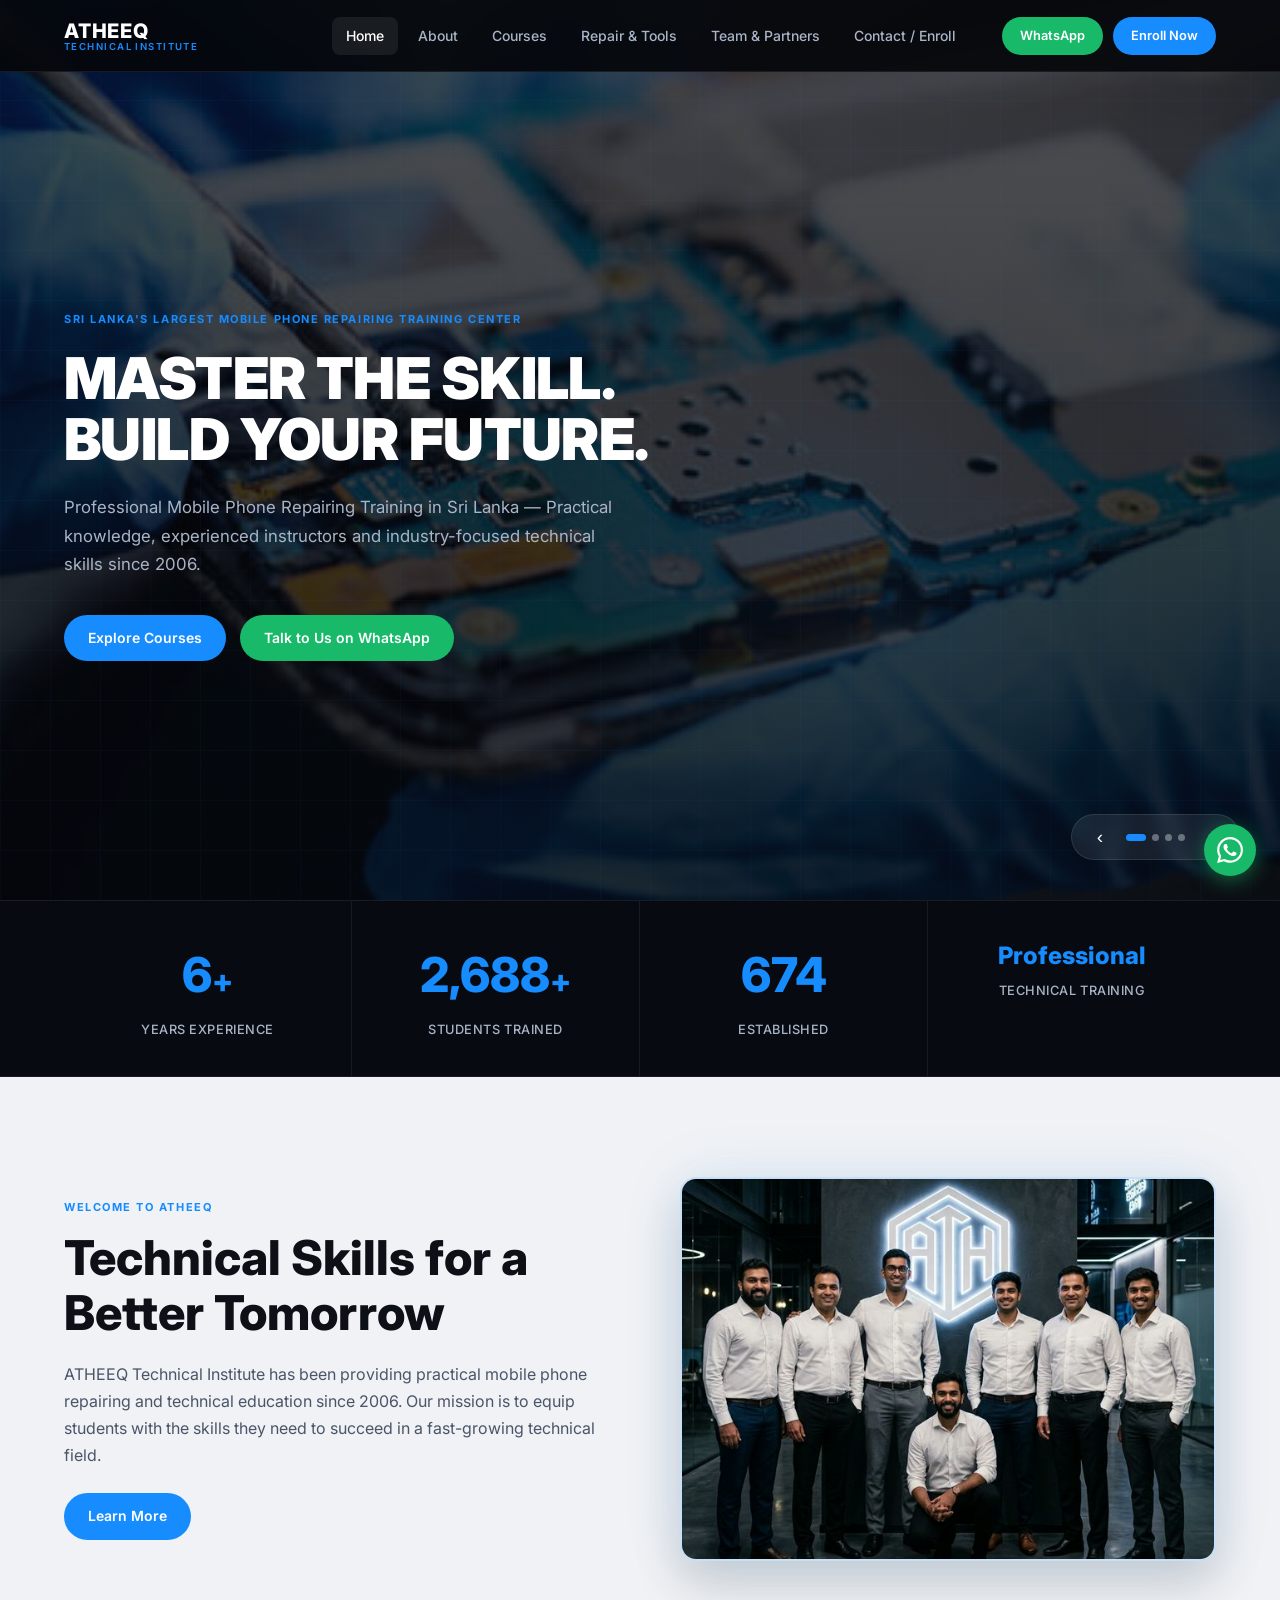
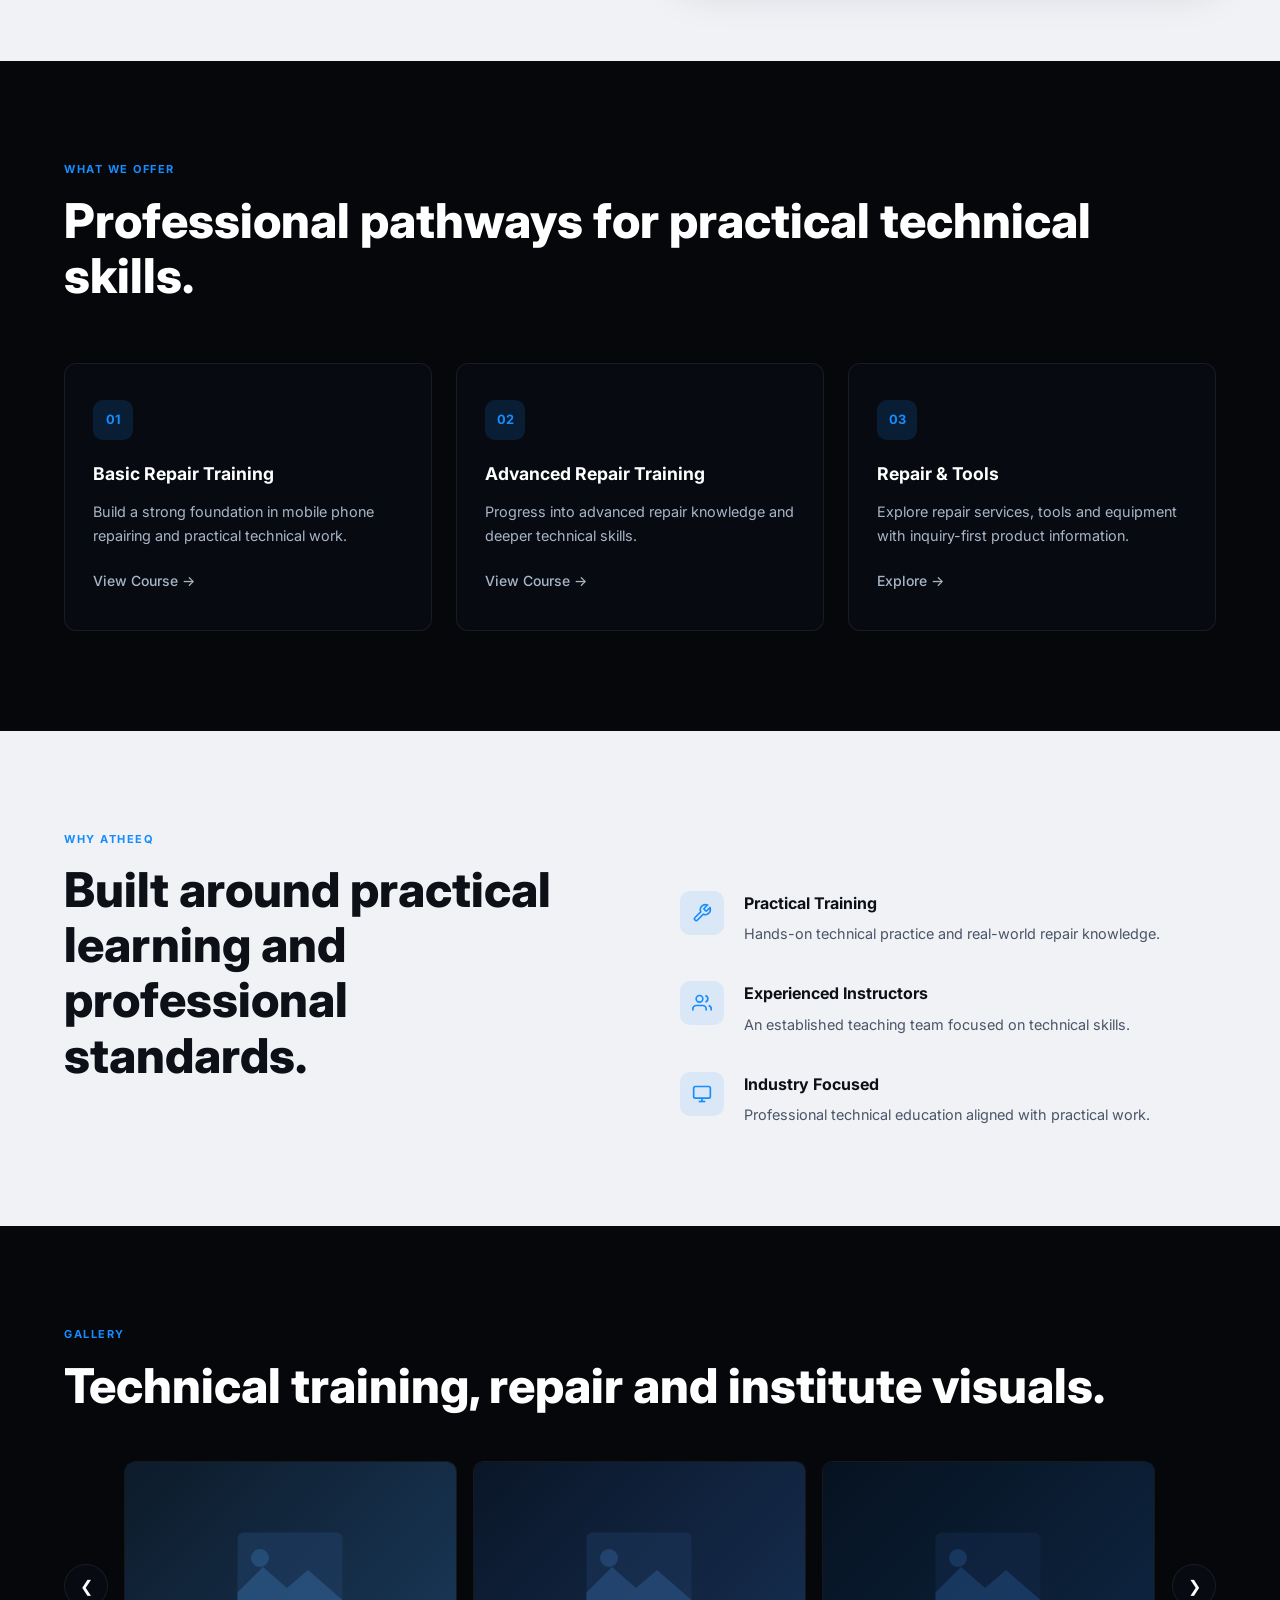
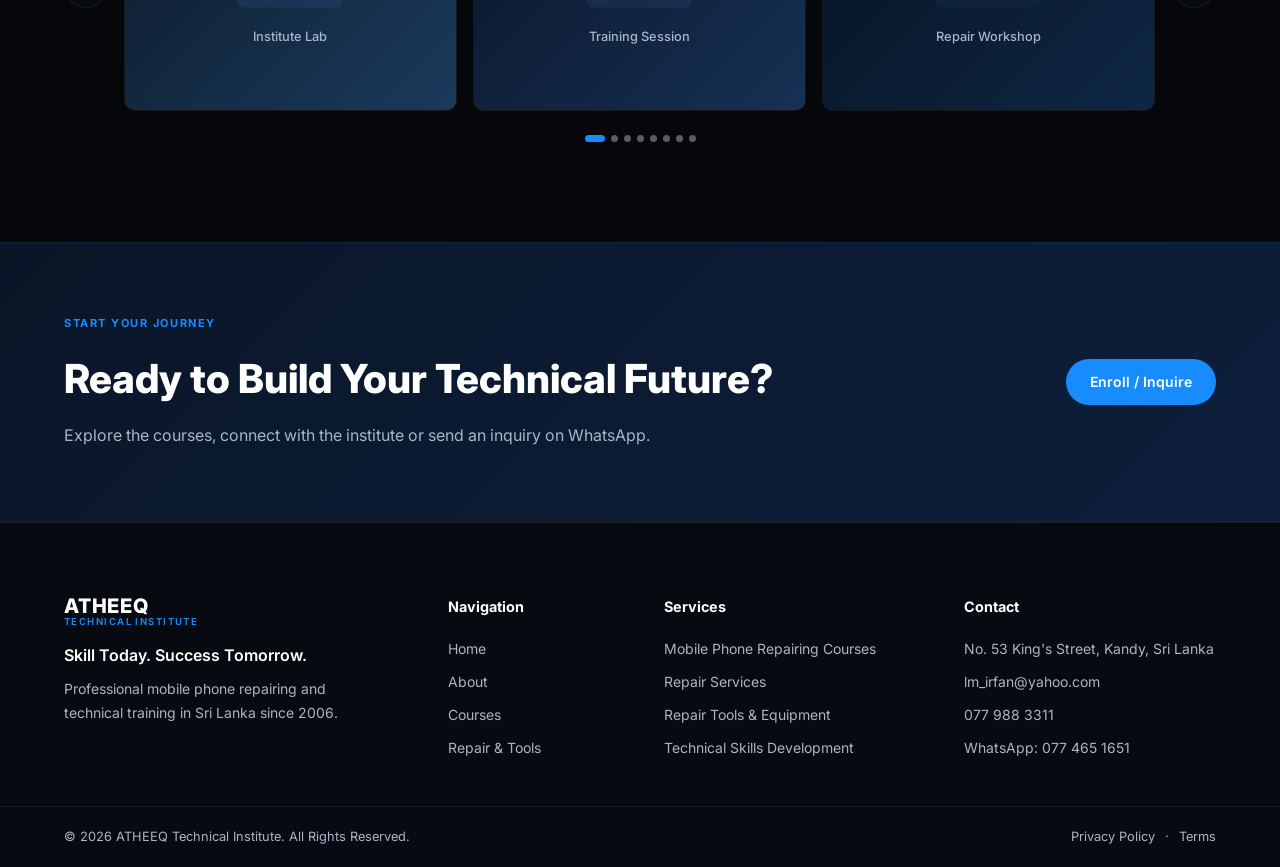
<file: index.html>
<!DOCTYPE html>
<html lang="en">

<head>
  <meta charset="UTF-8" />
  <meta name="viewport" content="width=device-width, initial-scale=1.0" />
  <title>ATHEEQ Technical Institute | Mobile Phone Repairing Courses in Sri Lanka</title>
  <meta name="description"
    content="ATHEEQ Technical Institute – Sri Lanka's largest mobile phone repairing training center. Professional courses, experienced instructors, industry-focused skills since 2006." />
  <link rel="preconnect" href="https://fonts.googleapis.com" />
  <link rel="preconnect" href="https://fonts.gstatic.com" crossorigin />
  <link href="https://fonts.googleapis.com/css2?family=Inter:wght@300;400;500;600;700;800;900&display=swap"
    rel="stylesheet" />
  <link rel="stylesheet" href="css/style.css" />
</head>

<body>

  <!-- Floating WhatsApp Button -->
  <a href="https://wa.me/94779883311" target="_blank" class="whatsapp-float" id="whatsapp-float"
    aria-label="Chat on WhatsApp">
    <svg viewBox="0 0 24 24" fill="currentColor">
      <path
        d="M17.472 14.382c-.297-.149-1.758-.867-2.03-.967-.273-.099-.471-.148-.67.15-.197.297-.767.966-.94 1.164-.173.199-.347.223-.644.075-.297-.15-1.255-.463-2.39-1.475-.883-.788-1.48-1.761-1.653-2.059-.173-.297-.018-.458.13-.606.134-.133.298-.347.446-.52.149-.174.198-.298.298-.497.099-.198.05-.371-.025-.52-.075-.149-.669-1.612-.916-2.207-.242-.579-.487-.5-.669-.51-.173-.008-.371-.01-.57-.01-.198 0-.52.074-.792.372-.272.297-1.04 1.016-1.04 2.479 0 1.462 1.065 2.875 1.213 3.074.149.198 2.096 3.2 5.077 4.487.709.306 1.262.489 1.694.625.712.227 1.36.195 1.871.118.571-.085 1.758-.719 2.006-1.413.248-.694.248-1.289.173-1.413-.074-.124-.272-.198-.57-.347m-5.421 7.403h-.004a9.87 9.87 0 01-5.031-1.378l-.361-.214-3.741.982.998-3.648-.235-.374a9.86 9.86 0 01-1.51-5.26c.001-5.45 4.436-9.884 9.888-9.884 2.64 0 5.122 1.03 6.988 2.898a9.825 9.825 0 012.893 6.994c-.003 5.45-4.437 9.884-9.885 9.884m8.413-18.297A11.815 11.815 0 0012.05 0C5.495 0 .16 5.335.157 11.892c0 2.096.547 4.142 1.588 5.945L.057 24l6.305-1.654a11.882 11.882 0 005.683 1.448h.005c6.554 0 11.89-5.335 11.893-11.893a11.821 11.821 0 00-3.48-8.413Z" />
    </svg>
  </a>

  <!-- Header / Navbar -->
  <header class="navbar" id="navbar">
    <div class="container navbar-inner">
      <a href="index.html" class="logo">
        <span class="logo-main">ATHEEQ</span>
        <span class="logo-sub">TECHNICAL INSTITUTE</span>
      </a>
      <nav class="nav-links" id="nav-links">
        <a href="index.html" class="nav-link active">Home</a>
        <a href="about.html" class="nav-link">About</a>
        <a href="courses.html" class="nav-link">Courses</a>
        <a href="repair-tools.html" class="nav-link">Repair &amp; Tools</a>
        <a href="team-partners.html" class="nav-link">Team &amp; Partners</a>
        <a href="contact.html" class="nav-link">Contact / Enroll</a>
      </nav>
      <div class="nav-ctas">
        <a href="https://wa.me/94779883311" target="_blank" class="btn btn-whatsapp">WhatsApp</a>
        <a href="contact.html" class="btn btn-primary">Enroll Now</a>
      </div>
      <button class="hamburger" id="hamburger" aria-label="Toggle menu">
        <span></span><span></span><span></span>
      </button>
    </div>
  </header>

  <!-- Hero Section -->
  <section class="hero" id="hero">
    <div class="hero-slider" id="hero-slider">
      <div class="hero-slide active"
        style="background-image: linear-gradient(rgba(5, 7, 11, 0.7), rgba(5, 7, 11, 0.85)), url('assets/1.jpg');">
      </div>
      <div class="hero-slide"
        style="background-image: linear-gradient(rgba(5, 7, 11, 0.7), rgba(5, 7, 11, 0.85)), url('assets/2.jpg');">
      </div>
      <div class="hero-slide"
        style="background-image: linear-gradient(rgba(5, 7, 11, 0.7), rgba(5, 7, 11, 0.85)), url('assets/3.jpg');">
      </div>
      <div class="hero-slide"
        style="background-image: linear-gradient(rgba(5, 7, 11, 0.7), rgba(5, 7, 11, 0.85)), url('assets/4.jpg');">
      </div>
    </div>
    <div class="hero-grid-overlay"></div>
    <div class="hero-glow"></div>
    <div class="container">
      <div class="hero-content reveal">
        <p class="hero-eyebrow">SRI LANKA'S LARGEST MOBILE PHONE REPAIRING TRAINING CENTER</p>
        <h1 class="hero-title">
          MASTER THE SKILL.<br>
          BUILD YOUR FUTURE.
        </h1>
        <p class="hero-desc">Professional Mobile Phone Repairing Training in Sri Lanka — Practical knowledge,
          experienced
          instructors and industry-focused technical skills since 2006.</p>
        <div class="hero-btns">
          <a href="courses.html" class="btn btn-primary">Explore Courses</a>
          <a href="https://wa.me/94779883311" target="_blank" class="btn btn-whatsapp">Talk to Us on WhatsApp</a>
        </div>
      </div>
    </div>
    <div class="hero-nav">
      <button class="hero-prev" id="hero-prev" aria-label="Previous slide">&#8249;</button>
      <div class="hero-dots" id="hero-dots">
        <span class="dot active"></span>
        <span class="dot"></span>
        <span class="dot"></span>
        <span class="dot"></span>
      </div>
      <button class="hero-next" id="hero-next" aria-label="Next slide">&#8250;</button>
    </div>
  </section>

  <!-- Stats Section -->
  <section class="stats-section">
    <div class="container stats-grid">
      <div class="stat-item reveal">
        <span class="stat-number" data-target="20">0</span><span class="stat-plus">+</span>
        <p class="stat-label">Years Experience</p>
      </div>
      <div class="stat-item reveal">
        <span class="stat-number" data-target="8000">0</span><span class="stat-plus">+</span>
        <p class="stat-label">Students Trained</p>
      </div>
      <div class="stat-item reveal">
        <span class="stat-number" data-target="2006">0</span>
        <p class="stat-label">Established</p>
      </div>
      <div class="stat-item reveal">
        <span class="stat-text">Professional</span>
        <p class="stat-label">Technical Training</p>
      </div>
    </div>
  </section>

  <!-- About / Welcome Section -->
  <section class="about-section light-section">
    <div class="container about-grid">
      <div class="about-text reveal">
        <p class="section-kicker">WELCOME TO ATHEEQ</p>
        <h2 class="section-heading dark">Technical Skills for a Better Tomorrow</h2>
        <p class="section-desc dark">ATHEEQ Technical Institute has been providing practical mobile phone repairing and
          technical education since 2006. Our mission is to equip students with the skills they need to succeed in a
          fast-growing technical field.</p>
        <a href="about.html" class="btn btn-primary mt-24">Learn More</a>
      </div>
      <div class="about-image reveal">
        <div class="about-img-card">
          <img src="assets/team.jpg" alt="ATHEEQ Technical Institute Team" />
        </div>
      </div>
    </div>
  </section>

  <!-- Courses / Services Section -->
  <section class="courses-section dark-section">
    <div class="container">
      <p class="section-kicker">WHAT WE OFFER</p>
      <h2 class="section-heading">Professional pathways for practical technical skills.</h2>
      <div class="courses-grid">
        <div class="course-card reveal">
          <div class="course-num">01</div>
          <h3 class="course-title">Basic Repair Training</h3>
          <p class="course-desc">Build a strong foundation in mobile phone repairing and practical technical work.</p>
          <a href="courses.html" class="course-link">View Course &rarr;</a>
        </div>
        <div class="course-card reveal">
          <div class="course-num">02</div>
          <h3 class="course-title">Advanced Repair Training</h3>
          <p class="course-desc">Progress into advanced repair knowledge and deeper technical skills.</p>
          <a href="courses.html" class="course-link">View Course &rarr;</a>
        </div>
        <div class="course-card reveal">
          <div class="course-num">03</div>
          <h3 class="course-title">Repair &amp; Tools</h3>
          <p class="course-desc">Explore repair services, tools and equipment with inquiry-first product information.
          </p>
          <a href="repair-tools.html" class="course-link">Explore &rarr;</a>
        </div>
      </div>
    </div>
  </section>

  <!-- Why ATHEEQ Section -->
  <section class="why-section light-section">
    <div class="container why-grid">
      <div class="why-heading reveal">
        <p class="section-kicker">WHY ATHEEQ</p>
        <h2 class="section-heading dark">Built around practical learning and professional standards.</h2>
      </div>
      <div class="why-features">
        <div class="why-feature reveal">
          <div class="why-icon">
            <svg viewBox="0 0 24 24" fill="none" stroke="currentColor" stroke-width="2">
              <path
                d="M14.7 6.3a1 1 0 0 0 0 1.4l1.6 1.6a1 1 0 0 0 1.4 0l3.77-3.77a6 6 0 0 1-7.94 7.94l-6.91 6.91a2.12 2.12 0 0 1-3-3l6.91-6.91a6 6 0 0 1 7.94-7.94l-3.76 3.76z" />
            </svg>
          </div>
          <div>
            <h4 class="why-title">Practical Training</h4>
            <p class="why-desc">Hands-on technical practice and real-world repair knowledge.</p>
          </div>
        </div>
        <div class="why-feature reveal">
          <div class="why-icon">
            <svg viewBox="0 0 24 24" fill="none" stroke="currentColor" stroke-width="2">
              <path d="M17 21v-2a4 4 0 0 0-4-4H5a4 4 0 0 0-4 4v2" />
              <circle cx="9" cy="7" r="4" />
              <path d="M23 21v-2a4 4 0 0 0-3-3.87" />
              <path d="M16 3.13a4 4 0 0 1 0 7.75" />
            </svg>
          </div>
          <div>
            <h4 class="why-title">Experienced Instructors</h4>
            <p class="why-desc">An established teaching team focused on technical skills.</p>
          </div>
        </div>
        <div class="why-feature reveal">
          <div class="why-icon">
            <svg viewBox="0 0 24 24" fill="none" stroke="currentColor" stroke-width="2">
              <rect x="2" y="3" width="20" height="14" rx="2" />
              <line x1="8" y1="21" x2="16" y2="21" />
              <line x1="12" y1="17" x2="12" y2="21" />
            </svg>
          </div>
          <div>
            <h4 class="why-title">Industry Focused</h4>
            <p class="why-desc">Professional technical education aligned with practical work.</p>
          </div>
        </div>
      </div>
    </div>
  </section>

  <!-- Gallery Section -->
  <section class="gallery-section dark-section">
    <div class="container">
      <p class="section-kicker">GALLERY</p>
      <h2 class="section-heading">Technical training, repair and institute visuals.</h2>
      <div class="gallery-wrapper">
        <button class="gallery-prev" id="gallery-prev" aria-label="Previous">&#10094;</button>
        <div class="gallery-track-outer">
          <div class="gallery-track" id="gallery-track">
            <div class="gallery-item reveal" onclick="openLightbox(0)">
              <div class="gallery-placeholder" style="background: linear-gradient(135deg, #0d1b2a, #1a3a5c);">
                <svg viewBox="0 0 80 60" fill="none">
                  <rect x="5" y="5" width="70" height="50" rx="4" fill="#1e3a5f" />
                  <circle cx="20" cy="22" r="6" fill="#2e5d8e" />
                  <path d="M5 45 L22 28 L38 42 L52 30 L75 50 H5Z" fill="#2e5d8e" />
                </svg>
                <span>Institute Lab</span>
              </div>
            </div>
            <div class="gallery-item reveal" onclick="openLightbox(1)">
              <div class="gallery-placeholder" style="background: linear-gradient(135deg, #0a1628, #173054);">
                <svg viewBox="0 0 80 60" fill="none">
                  <rect x="5" y="5" width="70" height="50" rx="4" fill="#1a3254" />
                  <circle cx="20" cy="22" r="6" fill="#2a5284" />
                  <path d="M5 45 L22 28 L38 42 L52 30 L75 50 H5Z" fill="#2a5284" />
                </svg>
                <span>Training Session</span>
              </div>
            </div>
            <div class="gallery-item reveal" onclick="openLightbox(2)">
              <div class="gallery-placeholder" style="background: linear-gradient(135deg, #061220, #0f2744);">
                <svg viewBox="0 0 80 60" fill="none">
                  <rect x="5" y="5" width="70" height="50" rx="4" fill="#122644" />
                  <circle cx="20" cy="22" r="6" fill="#1e4474" />
                  <path d="M5 45 L22 28 L38 42 L52 30 L75 50 H5Z" fill="#1e4474" />
                </svg>
                <span>Repair Workshop</span>
              </div>
            </div>
            <div class="gallery-item reveal" onclick="openLightbox(3)">
              <div class="gallery-placeholder" style="background: linear-gradient(135deg, #0d1b2a, #1a3a5c);">
                <svg viewBox="0 0 80 60" fill="none">
                  <rect x="5" y="5" width="70" height="50" rx="4" fill="#1e3a5f" />
                  <circle cx="20" cy="22" r="6" fill="#2e5d8e" />
                  <path d="M5 45 L22 28 L38 42 L52 30 L75 50 H5Z" fill="#2e5d8e" />
                </svg>
                <span>Student Projects</span>
              </div>
            </div>
            <div class="gallery-item reveal" onclick="openLightbox(4)">
              <div class="gallery-placeholder" style="background: linear-gradient(135deg, #0a1628, #173054);">
                <svg viewBox="0 0 80 60" fill="none">
                  <rect x="5" y="5" width="70" height="50" rx="4" fill="#1a3254" />
                  <circle cx="20" cy="22" r="6" fill="#2a5284" />
                  <path d="M5 45 L22 28 L38 42 L52 30 L75 50 H5Z" fill="#2a5284" />
                </svg>
                <span>Equipment &amp; Tools</span>
              </div>
            </div>
            <div class="gallery-item reveal" onclick="openLightbox(5)">
              <div class="gallery-placeholder" style="background: linear-gradient(135deg, #061220, #0f2744);">
                <svg viewBox="0 0 80 60" fill="none">
                  <rect x="5" y="5" width="70" height="50" rx="4" fill="#122644" />
                  <circle cx="20" cy="22" r="6" fill="#1e4474" />
                  <path d="M5 45 L22 28 L38 42 L52 30 L75 50 H5Z" fill="#1e4474" />
                </svg>
                <span>Certification</span>
              </div>
            </div>
            <div class="gallery-item reveal" onclick="openLightbox(6)">
              <div class="gallery-placeholder" style="background: linear-gradient(135deg, #0d1b2a, #1a3a5c);">
                <svg viewBox="0 0 80 60" fill="none">
                  <rect x="5" y="5" width="70" height="50" rx="4" fill="#1e3a5f" />
                  <circle cx="20" cy="22" r="6" fill="#2e5d8e" />
                  <path d="M5 45 L22 28 L38 42 L52 30 L75 50 H5Z" fill="#2e5d8e" />
                </svg>
                <span>Institute Exterior</span>
              </div>
            </div>
            <div class="gallery-item reveal" onclick="openLightbox(7)">
              <div class="gallery-placeholder" style="background: linear-gradient(135deg, #0a1628, #173054);">
                <svg viewBox="0 0 80 60" fill="none">
                  <rect x="5" y="5" width="70" height="50" rx="4" fill="#1a3254" />
                  <circle cx="20" cy="22" r="6" fill="#2a5284" />
                  <path d="M5 45 L22 28 L38 42 L52 30 L75 50 H5Z" fill="#2a5284" />
                </svg>
                <span>Graduation Day</span>
              </div>
            </div>
          </div>
        </div>
        <button class="gallery-next" id="gallery-next" aria-label="Next">&#10095;</button>
      </div>
      <div class="gallery-dots" id="gallery-dots">
        <span class="dot active"></span>
        <span class="dot"></span>
        <span class="dot"></span>
        <span class="dot"></span>
        <span class="dot"></span>
        <span class="dot"></span>
        <span class="dot"></span>
        <span class="dot"></span>
      </div>
    </div>
  </section>

  <!-- Lightbox -->
  <div class="lightbox" id="lightbox" onclick="closeLightbox()">
    <button class="lightbox-close" onclick="closeLightbox()" aria-label="Close">&times;</button>
    <div class="lightbox-content" id="lightbox-content" onclick="event.stopPropagation()"></div>
  </div>

  <!-- CTA Banner -->
  <section class="cta-section">
    <div class="container cta-inner reveal">
      <div class="cta-text">
        <p class="section-kicker">START YOUR JOURNEY</p>
        <h2 class="cta-heading">Ready to Build Your Technical Future?</h2>
        <p class="cta-desc">Explore the courses, connect with the institute or send an inquiry on WhatsApp.</p>
      </div>
      <a href="contact.html" class="btn btn-primary">Enroll / Inquire</a>
    </div>
  </section>

  <!-- Footer -->
  <footer class="footer">
    <div class="container footer-grid">
      <div class="footer-brand">
        <div class="logo">
          <span class="logo-main">ATHEEQ</span>
          <span class="logo-sub">TECHNICAL INSTITUTE</span>
        </div>
        <p class="footer-tagline">Skill Today. Success Tomorrow.</p>
        <p class="footer-about">Professional mobile phone repairing and technical training in Sri Lanka since 2006.</p>
      </div>
      <div class="footer-col">
        <h4 class="footer-col-title">Navigation</h4>
        <ul>
          <li><a href="index.html">Home</a></li>
          <li><a href="about.html">About</a></li>
          <li><a href="courses.html">Courses</a></li>
          <li><a href="repair-tools.html">Repair &amp; Tools</a></li>
        </ul>
      </div>
      <div class="footer-col">
        <h4 class="footer-col-title">Services</h4>
        <ul>
          <li><a href="courses.html">Mobile Phone Repairing Courses</a></li>
          <li><a href="repair-tools.html">Repair Services</a></li>
          <li><a href="repair-tools.html">Repair Tools &amp; Equipment</a></li>
          <li><a href="courses.html">Technical Skills Development</a></li>
        </ul>
      </div>
      <div class="footer-col">
        <h4 class="footer-col-title">Contact</h4>
        <ul>
          <li>No. 53 King's Street, Kandy, Sri Lanka</li>
          <li><a href="mailto:lm_irfan@yahoo.com">lm_irfan@yahoo.com</a></li>
          <li><a href="tel:+94779883311">077 988 3311</a></li>
          <li><a href="https://wa.me/94774651651" target="_blank">WhatsApp: 077 465 1651</a></li>
        </ul>
      </div>
    </div>
    <div class="footer-bottom">
      <div class="container footer-bottom-inner">
        <p>&copy; 2026 ATHEEQ Technical Institute. All Rights Reserved.</p>
        <div class="footer-links">
          <a href="#">Privacy Policy</a>
          <span>&middot;</span>
          <a href="#">Terms</a>
        </div>
      </div>
    </div>
  </footer>

  <script src="js/main.js"></script>
</body>

</html>
</file>
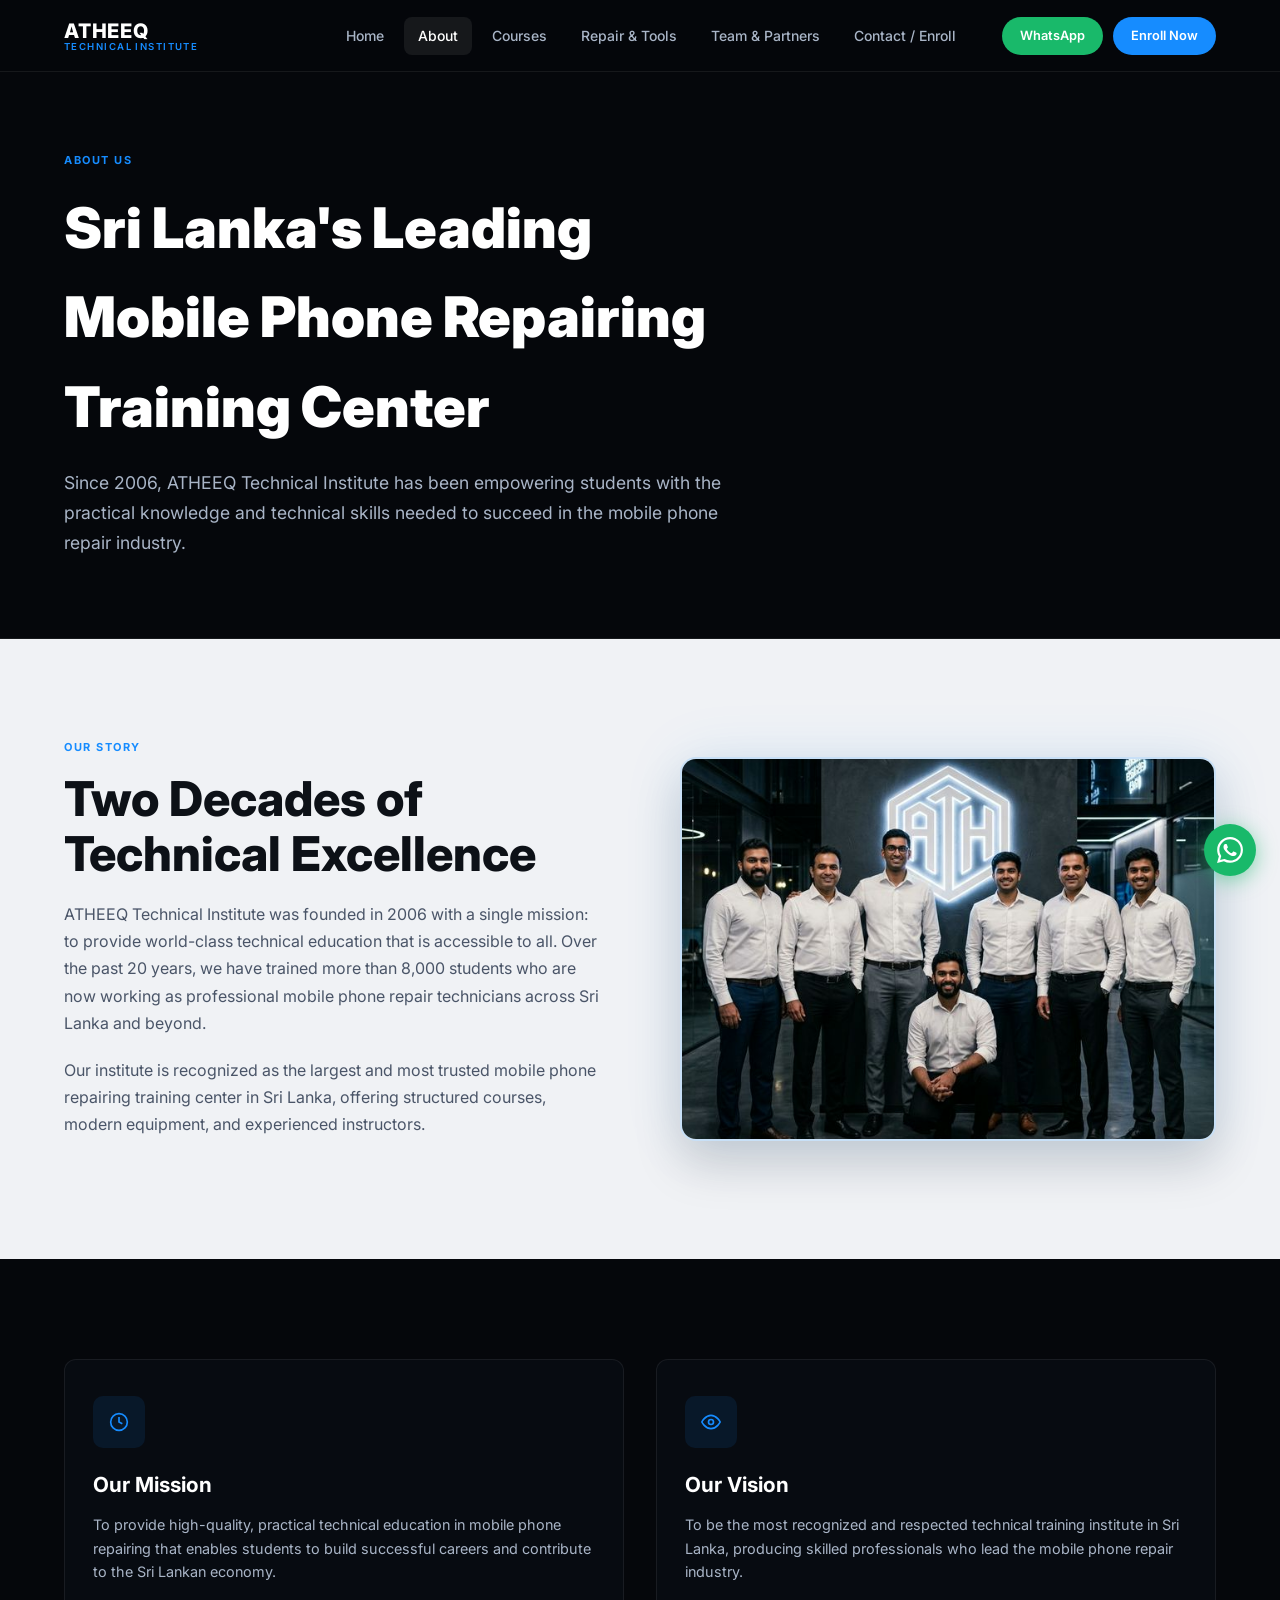
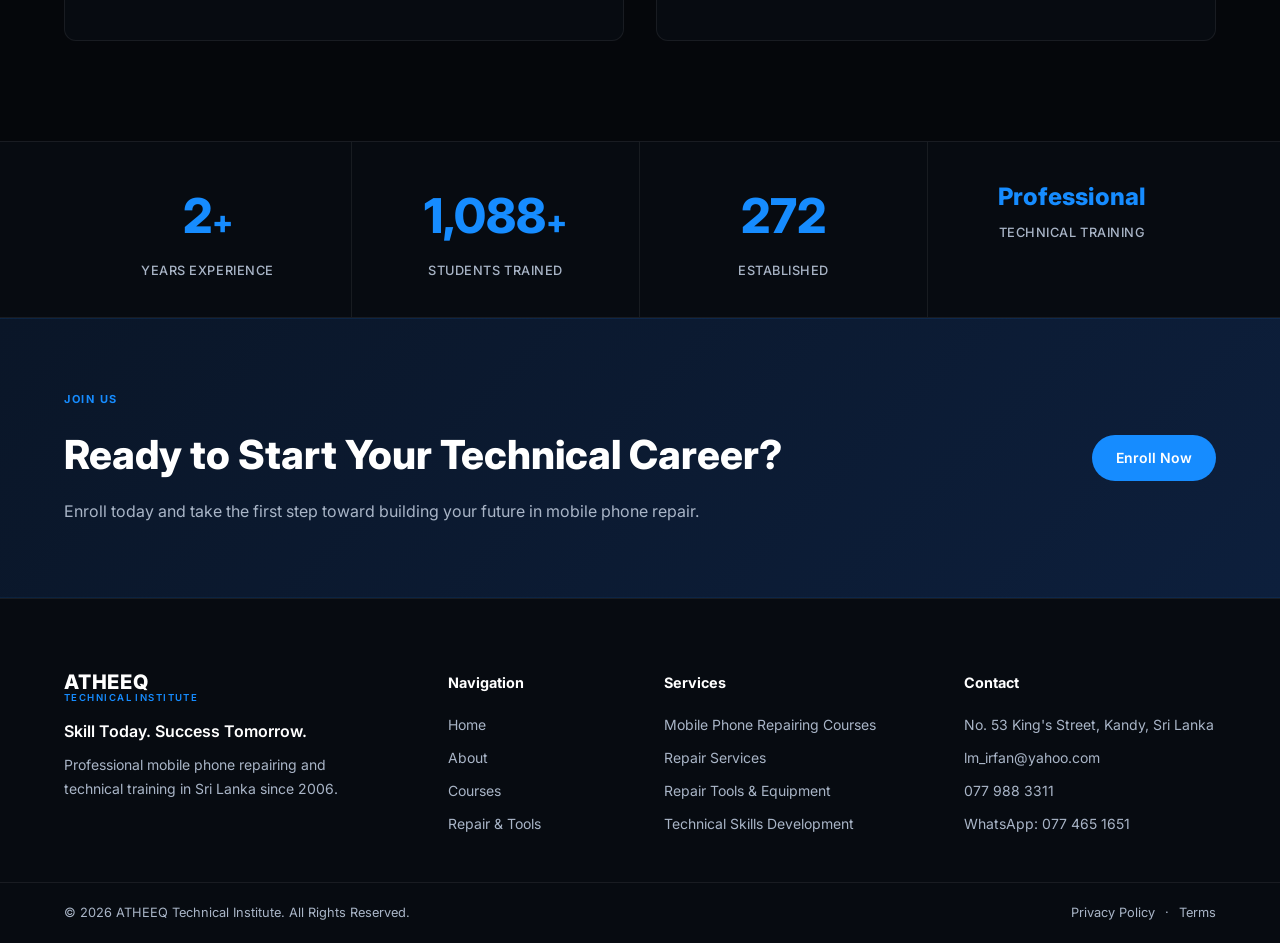
<file: about.html>
<!DOCTYPE html>
<html lang="en">

<head>
    <meta charset="UTF-8" />
    <meta name="viewport" content="width=device-width, initial-scale=1.0" />
    <title>About – ATHEEQ Technical Institute</title>
    <meta name="description"
        content="Learn about ATHEEQ Technical Institute – Sri Lanka's leading mobile phone repairing training institution established in 2006." />
    <link rel="preconnect" href="https://fonts.googleapis.com" />
    <link rel="preconnect" href="https://fonts.gstatic.com" crossorigin />
    <link href="https://fonts.googleapis.com/css2?family=Inter:wght@300;400;500;600;700;800;900&display=swap"
        rel="stylesheet" />
    <link rel="stylesheet" href="css/style.css" />
</head>

<body>

    <a href="https://wa.me/94779883311" target="_blank" class="whatsapp-float" aria-label="Chat on WhatsApp">
        <svg viewBox="0 0 24 24" fill="currentColor">
            <path
                d="M17.472 14.382c-.297-.149-1.758-.867-2.03-.967-.273-.099-.471-.148-.67.15-.197.297-.767.966-.94 1.164-.173.199-.347.223-.644.075-.297-.15-1.255-.463-2.39-1.475-.883-.788-1.48-1.761-1.653-2.059-.173-.297-.018-.458.13-.606.134-.133.298-.347.446-.52.149-.174.198-.298.298-.497.099-.198.05-.371-.025-.52-.075-.149-.669-1.612-.916-2.207-.242-.579-.487-.5-.669-.51-.173-.008-.371-.01-.57-.01-.198 0-.52.074-.792.372-.272.297-1.04 1.016-1.04 2.479 0 1.462 1.065 2.875 1.213 3.074.149.198 2.096 3.2 5.077 4.487.709.306 1.262.489 1.694.625.712.227 1.36.195 1.871.118.571-.085 1.758-.719 2.006-1.413.248-.694.248-1.289.173-1.413-.074-.124-.272-.198-.57-.347m-5.421 7.403h-.004a9.87 9.87 0 01-5.031-1.378l-.361-.214-3.741.982.998-3.648-.235-.374a9.86 9.86 0 01-1.51-5.26c.001-5.45 4.436-9.884 9.888-9.884 2.64 0 5.122 1.03 6.988 2.898a9.825 9.825 0 012.893 6.994c-.003 5.45-4.437 9.884-9.885 9.884m8.413-18.297A11.815 11.815 0 0012.05 0C5.495 0 .16 5.335.157 11.892c0 2.096.547 4.142 1.588 5.945L.057 24l6.305-1.654a11.882 11.882 0 005.683 1.448h.005c6.554 0 11.89-5.335 11.893-11.893a11.821 11.821 0 00-3.48-8.413Z" />
        </svg>
    </a>

    <header class="navbar" id="navbar">
        <div class="container navbar-inner">
            <a href="index.html" class="logo">
                <span class="logo-main">ATHEEQ</span>
                <span class="logo-sub">TECHNICAL INSTITUTE</span>
            </a>
            <nav class="nav-links" id="nav-links">
                <a href="index.html" class="nav-link">Home</a>
                <a href="about.html" class="nav-link active">About</a>
                <a href="courses.html" class="nav-link">Courses</a>
                <a href="repair-tools.html" class="nav-link">Repair &amp; Tools</a>
                <a href="team-partners.html" class="nav-link">Team &amp; Partners</a>
                <a href="contact.html" class="nav-link">Contact / Enroll</a>
            </nav>
            <div class="nav-ctas">
                <a href="https://wa.me/94779883311" target="_blank" class="btn btn-whatsapp">WhatsApp</a>
                <a href="contact.html" class="btn btn-primary">Enroll Now</a>
            </div>
            <button class="hamburger" id="hamburger" aria-label="Toggle menu">
                <span></span><span></span><span></span>
            </button>
        </div>
    </header>

    <!-- Page Hero -->
    <section class="page-hero">
        <div class="container">
            <div class="page-hero-content reveal">
                <p class="section-kicker">ABOUT US</p>
                <h1 class="page-hero-title">Sri Lanka's Leading Mobile Phone Repairing Training Center</h1>
                <p class="page-hero-desc">Since 2006, ATHEEQ Technical Institute has been empowering students with the
                    practical knowledge and technical skills needed to succeed in the mobile phone repair industry.</p>
            </div>
        </div>
    </section>

    <!-- About Story -->
    <section class="two-col-section light-section">
        <div class="container two-col-grid">
            <div class="text-block reveal">
                <p class="section-kicker">OUR STORY</p>
                <h2 class="section-heading dark">Two Decades of Technical Excellence</h2>
                <p class="section-desc dark">ATHEEQ Technical Institute was founded in 2006 with a single mission: to
                    provide world-class technical education that is accessible to all. Over the past 20 years, we have
                    trained more than 8,000 students who are now working as professional mobile phone repair technicians
                    across Sri Lanka and beyond.</p>
                <p class="section-desc dark" style="margin-top:16px;">Our institute is recognized as the largest and
                    most trusted mobile phone repairing training center in Sri Lanka, offering structured courses,
                    modern equipment, and experienced instructors.</p>
            </div>
            <div class="about-image reveal">
                <div class="about-img-card">
                    <img src="assets/team.jpg" alt="ATHEEQ Technical Institute Team" />
                </div>
            </div>
        </div>
    </section>

    <!-- Mission & Vision -->
    <section class="dark-section" style="padding: 100px 0;">
        <div class="container">
            <div style="display:grid; grid-template-columns:1fr 1fr; gap:32px;">
                <div class="course-card reveal">
                    <div class="why-icon" style="margin-bottom:20px; width:52px;height:52px;">
                        <svg viewBox="0 0 24 24" fill="none" stroke="currentColor" stroke-width="2" width="24"
                            height="24">
                            <path d="M12 22c5.523 0 10-4.477 10-10S17.523 2 12 2 2 6.477 2 12s4.477 10 10 10z" />
                            <path d="M12 6v6l4 2" />
                        </svg>
                    </div>
                    <h3 class="course-title" style="font-size:1.3rem;">Our Mission</h3>
                    <p class="course-desc">To provide high-quality, practical technical education in mobile phone
                        repairing that enables students to build successful careers and contribute to the Sri Lankan
                        economy.</p>
                </div>
                <div class="course-card reveal">
                    <div class="why-icon" style="margin-bottom:20px; width:52px;height:52px;">
                        <svg viewBox="0 0 24 24" fill="none" stroke="currentColor" stroke-width="2" width="24"
                            height="24">
                            <path d="M1 12s4-8 11-8 11 8 11 8-4 8-11 8-11-8-11-8z" />
                            <circle cx="12" cy="12" r="3" />
                        </svg>
                    </div>
                    <h3 class="course-title" style="font-size:1.3rem;">Our Vision</h3>
                    <p class="course-desc">To be the most recognized and respected technical training institute in Sri
                        Lanka, producing skilled professionals who lead the mobile phone repair industry.</p>
                </div>
            </div>
        </div>
    </section>

    <!-- Stats -->
    <section class="stats-section">
        <div class="container stats-grid">
            <div class="stat-item reveal"><span class="stat-number" data-target="20">0</span><span
                    class="stat-plus">+</span>
                <p class="stat-label">Years Experience</p>
            </div>
            <div class="stat-item reveal"><span class="stat-number" data-target="8000">0</span><span
                    class="stat-plus">+</span>
                <p class="stat-label">Students Trained</p>
            </div>
            <div class="stat-item reveal"><span class="stat-number" data-target="2006">0</span>
                <p class="stat-label">Established</p>
            </div>
            <div class="stat-item reveal"><span class="stat-text">Professional</span>
                <p class="stat-label">Technical Training</p>
            </div>
        </div>
    </section>

    <!-- CTA -->
    <section class="cta-section">
        <div class="container cta-inner reveal">
            <div class="cta-text">
                <p class="section-kicker">JOIN US</p>
                <h2 class="cta-heading">Ready to Start Your Technical Career?</h2>
                <p class="cta-desc">Enroll today and take the first step toward building your future in mobile phone
                    repair.</p>
            </div>
            <a href="contact.html" class="btn btn-primary">Enroll Now</a>
        </div>
    </section>

    <!-- Footer -->
    <footer class="footer">
        <div class="container footer-grid">
            <div class="footer-brand">
                <div class="logo"><span class="logo-main">ATHEEQ</span><span class="logo-sub">TECHNICAL INSTITUTE</span>
                </div>
                <p class="footer-tagline">Skill Today. Success Tomorrow.</p>
                <p class="footer-about">Professional mobile phone repairing and technical training in Sri Lanka since
                    2006.</p>
            </div>
            <div class="footer-col">
                <h4 class="footer-col-title">Navigation</h4>
                <ul>
                    <li><a href="index.html">Home</a></li>
                    <li><a href="about.html">About</a></li>
                    <li><a href="courses.html">Courses</a></li>
                    <li><a href="repair-tools.html">Repair &amp; Tools</a></li>
                </ul>
            </div>
            <div class="footer-col">
                <h4 class="footer-col-title">Services</h4>
                <ul>
                    <li><a href="courses.html">Mobile Phone Repairing Courses</a></li>
                    <li><a href="repair-tools.html">Repair Services</a></li>
                    <li><a href="repair-tools.html">Repair Tools &amp; Equipment</a></li>
                    <li><a href="courses.html">Technical Skills Development</a></li>
                </ul>
            </div>
            <div class="footer-col">
                <h4 class="footer-col-title">Contact</h4>
                <ul>
                    <li>No. 53 King's Street, Kandy, Sri Lanka</li>
                    <li><a href="mailto:lm_irfan@yahoo.com">lm_irfan@yahoo.com</a></li>
                    <li><a href="tel:+94779883311">077 988 3311</a></li>
                    <li><a href="https://wa.me/94774651651" target="_blank">WhatsApp: 077 465 1651</a></li>
                </ul>
            </div>
        </div>
        <div class="footer-bottom">
            <div class="container footer-bottom-inner">
                <p>&copy; 2026 ATHEEQ Technical Institute. All Rights Reserved.</p>
                <div class="footer-links"><a href="#">Privacy Policy</a><span>&middot;</span><a href="#">Terms</a></div>
            </div>
        </div>
    </footer>

    <script src="js/main.js"></script>
</body>

</html>
</file>
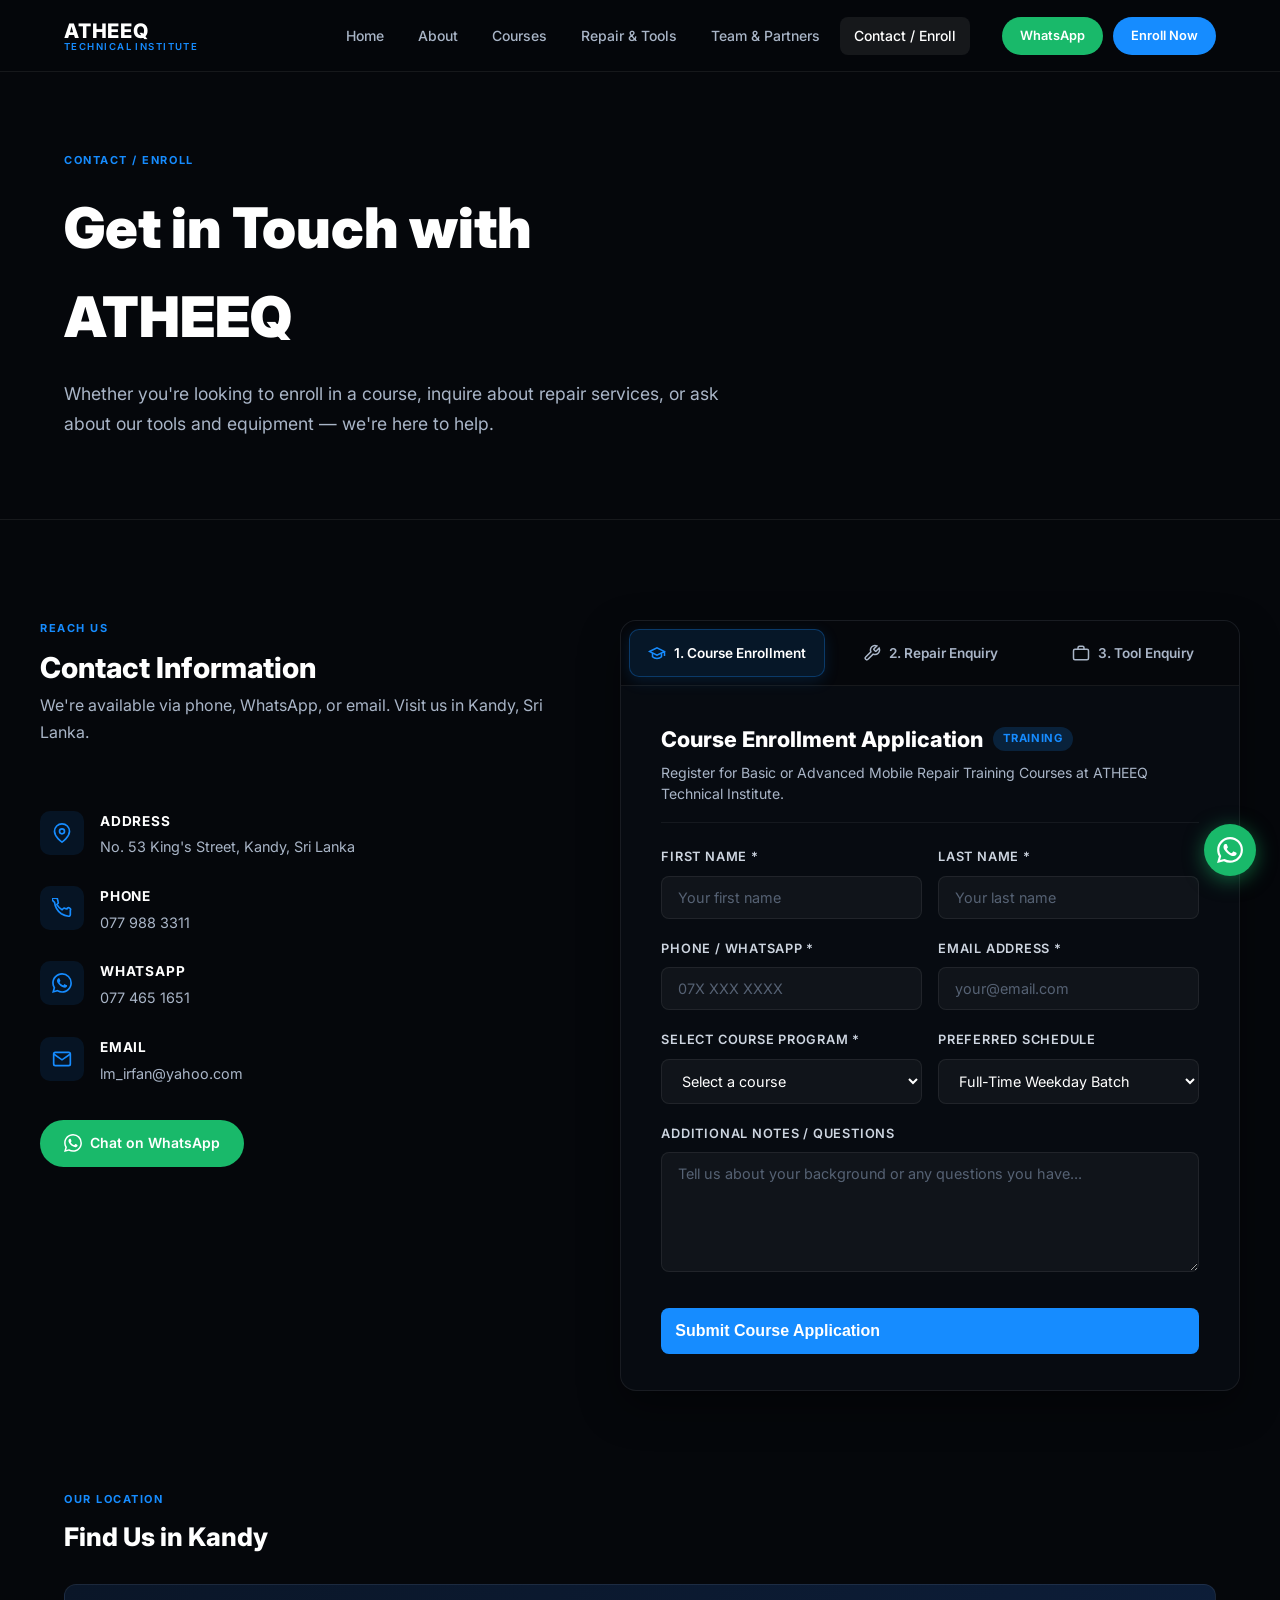
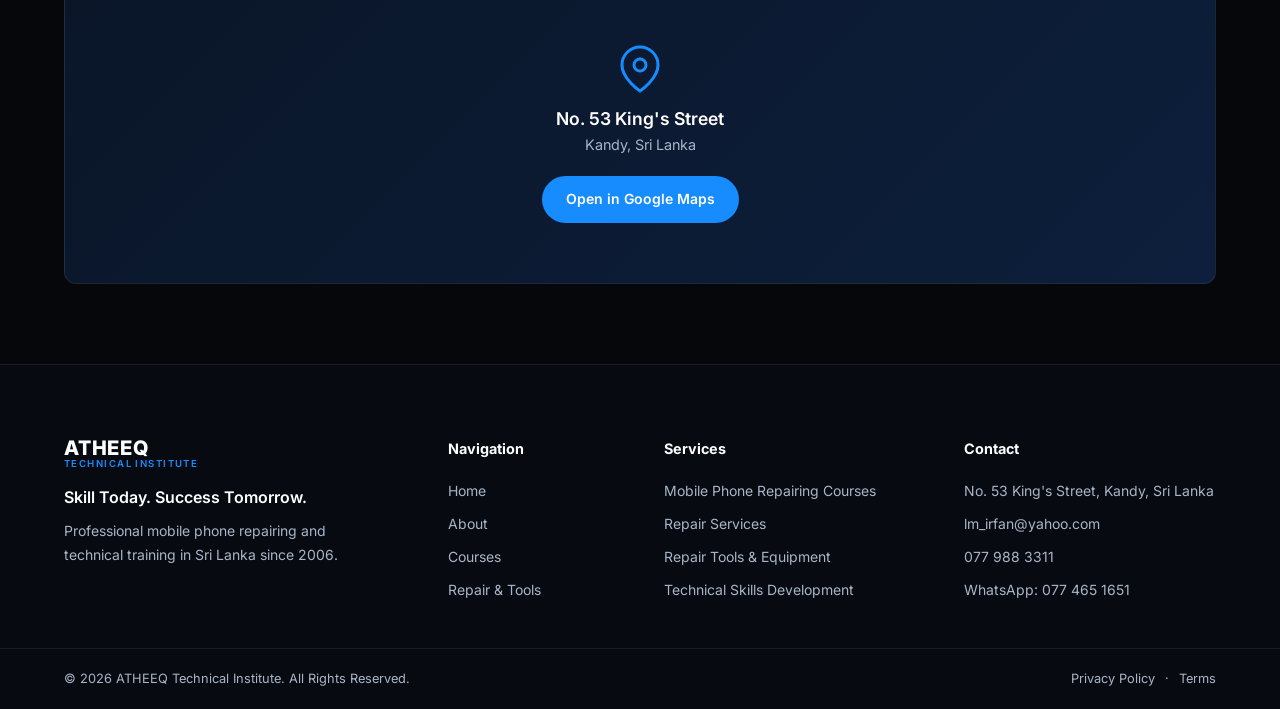
<file: contact.html>
<!DOCTYPE html>
<html lang="en">

<head>
    <meta charset="UTF-8" />
    <meta name="viewport" content="width=device-width, initial-scale=1.0" />
    <title>Contact / Enroll – ATHEEQ Technical Institute</title>
    <meta name="description"
        content="Get in touch with ATHEEQ Technical Institute to enroll in courses, inquire about repair services or tools. Located in Kandy, Sri Lanka." />
    <link rel="preconnect" href="https://fonts.googleapis.com" />
    <link rel="preconnect" href="https://fonts.gstatic.com" crossorigin />
    <link href="https://fonts.googleapis.com/css2?family=Inter:wght@300;400;500;600;700;800;900&display=swap"
        rel="stylesheet" />
    <link rel="stylesheet" href="css/style.css" />
</head>

<body>

    <a href="https://wa.me/94779883311" target="_blank" class="whatsapp-float" aria-label="Chat on WhatsApp">
        <svg viewBox="0 0 24 24" fill="currentColor">
            <path
                d="M17.472 14.382c-.297-.149-1.758-.867-2.03-.967-.273-.099-.471-.148-.67.15-.197.297-.767.966-.94 1.164-.173.199-.347.223-.644.075-.297-.15-1.255-.463-2.39-1.475-.883-.788-1.48-1.761-1.653-2.059-.173-.297-.018-.458.13-.606.134-.133.298-.347.446-.52.149-.174.198-.298.298-.497.099-.198.05-.371-.025-.52-.075-.149-.669-1.612-.916-2.207-.242-.579-.487-.5-.669-.51-.173-.008-.371-.01-.57-.01-.198 0-.52.074-.792.372-.272.297-1.04 1.016-1.04 2.479 0 1.462 1.065 2.875 1.213 3.074.149.198 2.096 3.2 5.077 4.487.709.306 1.262.489 1.694.625.712.227 1.36.195 1.871.118.571-.085 1.758-.719 2.006-1.413.248-.694.248-1.289.173-1.413-.074-.124-.272-.198-.57-.347m-5.421 7.403h-.004a9.87 9.87 0 01-5.031-1.378l-.361-.214-3.741.982.998-3.648-.235-.374a9.86 9.86 0 01-1.51-5.26c.001-5.45 4.436-9.884 9.888-9.884 2.64 0 5.122 1.03 6.988 2.898a9.825 9.825 0 012.893 6.994c-.003 5.45-4.437 9.884-9.885 9.884m8.413-18.297A11.815 11.815 0 0012.05 0C5.495 0 .16 5.335.157 11.892c0 2.096.547 4.142 1.588 5.945L.057 24l6.305-1.654a11.882 11.882 0 005.683 1.448h.005c6.554 0 11.89-5.335 11.893-11.893a11.821 11.821 0 00-3.48-8.413Z" />
        </svg>
    </a>

    <header class="navbar" id="navbar">
        <div class="container navbar-inner">
            <a href="index.html" class="logo"><span class="logo-main">ATHEEQ</span><span class="logo-sub">TECHNICAL
                    INSTITUTE</span></a>
            <nav class="nav-links" id="nav-links">
                <a href="index.html" class="nav-link">Home</a>
                <a href="about.html" class="nav-link">About</a>
                <a href="courses.html" class="nav-link">Courses</a>
                <a href="repair-tools.html" class="nav-link">Repair &amp; Tools</a>
                <a href="team-partners.html" class="nav-link">Team &amp; Partners</a>
                <a href="contact.html" class="nav-link active">Contact / Enroll</a>
            </nav>
            <div class="nav-ctas">
                <a href="https://wa.me/94779883311" target="_blank" class="btn btn-whatsapp">WhatsApp</a>
                <a href="contact.html" class="btn btn-primary">Enroll Now</a>
            </div>
            <button class="hamburger" id="hamburger"
                aria-label="Toggle menu"><span></span><span></span><span></span></button>
        </div>
    </header>

    <section class="page-hero">
        <div class="container">
            <div class="page-hero-content reveal">
                <p class="section-kicker">CONTACT / ENROLL</p>
                <h1 class="page-hero-title">Get in Touch with ATHEEQ</h1>
                <p class="page-hero-desc">Whether you're looking to enroll in a course, inquire about repair services,
                    or ask about our tools and equipment — we're here to help.</p>
            </div>
        </div>
    </section>

    <section class="dark-section">
        <div class="container contact-grid">
            <!-- Contact Info -->
            <div class="contact-info reveal">
                <div>
                    <p class="section-kicker">REACH US</p>
                    <h2 class="section-heading" style="font-size:1.8rem; margin-bottom:8px;">Contact Information</h2>
                    <p class="section-desc" style="margin-bottom:36px;">We're available via phone, WhatsApp, or email.
                        Visit us in Kandy, Sri Lanka.</p>
                </div>
                <div class="contact-info-item">
                    <div class="contact-icon">
                        <svg viewBox="0 0 24 24" fill="none" stroke="currentColor" stroke-width="2">
                            <path d="M21 10c0 7-9 13-9 13s-9-6-9-13a9 9 0 0118 0z" />
                            <circle cx="12" cy="10" r="3" />
                        </svg>
                    </div>
                    <div>
                        <p class="contact-detail-title">Address</p>
                        <p class="contact-detail-value">No. 53 King's Street, Kandy, Sri Lanka</p>
                    </div>
                </div>
                <div class="contact-info-item">
                    <div class="contact-icon">
                        <svg viewBox="0 0 24 24" fill="none" stroke="currentColor" stroke-width="2">
                            <path
                                d="M22 16.92v3a2 2 0 01-2.18 2 19.79 19.79 0 01-8.63-3.07A19.5 19.5 0 013.07 5.18 19.79 19.79 0 01.1 2.18C-.06 1.1.69.2 1.83.18h3A2 2 0 016.8 2a14 14 0 00.57 2.57 2 2 0 01-.45 2.11L5.91 7.91a16 16 0 006.18 6.18l1.23-1.23a2 2 0 012.11-.45 14 14 0 002.57.57A2 2 0 0122 14.92v2z" />
                        </svg>
                    </div>
                    <div>
                        <p class="contact-detail-title">Phone</p>
                        <p class="contact-detail-value"><a href="tel:+94779883311">077 988 3311</a></p>
                    </div>
                </div>
                <div class="contact-info-item">
                    <div class="contact-icon">
                        <svg viewBox="0 0 24 24" fill="currentColor">
                            <path
                                d="M17.472 14.382c-.297-.149-1.758-.867-2.03-.967-.273-.099-.471-.148-.67.15-.197.297-.767.966-.94 1.164-.173.199-.347.223-.644.075-.297-.15-1.255-.463-2.39-1.475-.883-.788-1.48-1.761-1.653-2.059-.173-.297-.018-.458.13-.606.134-.133.298-.347.446-.52.149-.174.198-.298.298-.497.099-.198.05-.371-.025-.52-.075-.149-.669-1.612-.916-2.207-.242-.579-.487-.5-.669-.51-.173-.008-.371-.01-.57-.01-.198 0-.52.074-.792.372-.272.297-1.04 1.016-1.04 2.479 0 1.462 1.065 2.875 1.213 3.074.149.198 2.096 3.2 5.077 4.487.709.306 1.262.489 1.694.625.712.227 1.36.195 1.871.118.571-.085 1.758-.719 2.006-1.413.248-.694.248-1.289.173-1.413-.074-.124-.272-.198-.57-.347m-5.421 7.403h-.004a9.87 9.87 0 01-5.031-1.378l-.361-.214-3.741.982.998-3.648-.235-.374a9.86 9.86 0 01-1.51-5.26c.001-5.45 4.436-9.884 9.888-9.884 2.64 0 5.122 1.03 6.988 2.898a9.825 9.825 0 012.893 6.994c-.003 5.45-4.437 9.884-9.885 9.884m8.413-18.297A11.815 11.815 0 0012.05 0C5.495 0 .16 5.335.157 11.892c0 2.096.547 4.142 1.588 5.945L.057 24l6.305-1.654a11.882 11.882 0 005.683 1.448h.005c6.554 0 11.89-5.335 11.893-11.893a11.821 11.821 0 00-3.48-8.413Z" />
                        </svg>
                    </div>
                    <div>
                        <p class="contact-detail-title">WhatsApp</p>
                        <p class="contact-detail-value"><a href="https://wa.me/94774651651" target="_blank">077 465
                                1651</a></p>
                    </div>
                </div>
                <div class="contact-info-item">
                    <div class="contact-icon">
                        <svg viewBox="0 0 24 24" fill="none" stroke="currentColor" stroke-width="2">
                            <path d="M4 4h16c1.1 0 2 .9 2 2v12c0 1.1-.9 2-2 2H4c-1.1 0-2-.9-2-2V6c0-1.1.9-2 2-2z" />
                            <polyline points="22,6 12,13 2,6" />
                        </svg>
                    </div>
                    <div>
                        <p class="contact-detail-title">Email</p>
                        <p class="contact-detail-value"><a href="mailto:lm_irfan@yahoo.com">lm_irfan@yahoo.com</a></p>
                    </div>
                </div>
                <div style="margin-top: 8px;">
                    <a href="https://wa.me/94779883311" target="_blank" class="btn btn-whatsapp">
                        <svg viewBox="0 0 24 24" fill="currentColor" width="18" height="18">
                            <path
                                d="M17.472 14.382c-.297-.149-1.758-.867-2.03-.967-.273-.099-.471-.148-.67.15-.197.297-.767.966-.94 1.164-.173.199-.347.223-.644.075-.297-.15-1.255-.463-2.39-1.475-.883-.788-1.48-1.761-1.653-2.059-.173-.297-.018-.458.13-.606.134-.133.298-.347.446-.52.149-.174.198-.298.298-.497.099-.198.05-.371-.025-.52-.075-.149-.669-1.612-.916-2.207-.242-.579-.487-.5-.669-.51-.173-.008-.371-.01-.57-.01-.198 0-.52.074-.792.372-.272.297-1.04 1.016-1.04 2.479 0 1.462 1.065 2.875 1.213 3.074.149.198 2.096 3.2 5.077 4.487.709.306 1.262.489 1.694.625.712.227 1.36.195 1.871.118.571-.085 1.758-.719 2.006-1.413.248-.694.248-1.289.173-1.413-.074-.124-.272-.198-.57-.347m-5.421 7.403h-.004a9.87 9.87 0 01-5.031-1.378l-.361-.214-3.741.982.998-3.648-.235-.374a9.86 9.86 0 01-1.51-5.26c.001-5.45 4.436-9.884 9.888-9.884 2.64 0 5.122 1.03 6.988 2.898a9.825 9.825 0 012.893 6.994c-.003 5.45-4.437 9.884-9.885 9.884m8.413-18.297A11.815 11.815 0 0012.05 0C5.495 0 .16 5.335.157 11.892c0 2.096.547 4.142 1.588 5.945L.057 24l6.305-1.654a11.882 11.882 0 005.683 1.448h.005c6.554 0 11.89-5.335 11.893-11.893a11.821 11.821 0 00-3.48-8.413Z" />
                        </svg>
                        Chat on WhatsApp
                    </a>
                </div>
            </div>

            <!-- Interactive 3-Tab Form Container -->
            <div class="reveal">
                <div class="form-container">
                    <!-- Tab Headers -->
                    <div class="form-tabs" role="tablist" aria-label="Inquiry and Enrollment Types">
                        <button type="button" class="form-tab active" data-tab="course" role="tab" id="tab-course"
                            aria-controls="panel-course" aria-selected="true">
                            <svg viewBox="0 0 24 24" fill="none" stroke="currentColor" stroke-width="2">
                                <path d="M22 10v6M2 10l10-5 10 5-10 5z" />
                                <path d="M6 12v5c3 3 9 3 12 0v-5" />
                            </svg>
                            <span>1. Course Enrollment</span>
                        </button>
                        <button type="button" class="form-tab" data-tab="repair" role="tab" id="tab-repair"
                            aria-controls="panel-repair" aria-selected="false">
                            <svg viewBox="0 0 24 24" fill="none" stroke="currentColor" stroke-width="2">
                                <path
                                    d="M14.7 6.3a1 1 0 000 1.4l1.6 1.6a1 1 0 001.4 0l3.77-3.77a6 6 0 01-7.94 7.94l-6.91 6.91a2.12 2.12 0 01-3-3l6.91-6.91a6 6 0 017.94-7.94l-3.76 3.76z" />
                            </svg>
                            <span>2. Repair Enquiry</span>
                        </button>
                        <button type="button" class="form-tab" data-tab="tool" role="tab" id="tab-tool"
                            aria-controls="panel-tool" aria-selected="false">
                            <svg viewBox="0 0 24 24" fill="none" stroke="currentColor" stroke-width="2">
                                <rect x="2" y="7" width="20" height="14" rx="2" />
                                <path d="M16 7V5a2 2 0 00-2-2h-4a2 2 0 00-2 2v2" />
                            </svg>
                            <span>3. Tool Enquiry</span>
                        </button>
                    </div>

                    <!-- Panel 1: Course Enrollment -->
                    <div class="form-panel active" id="panel-course" role="tabpanel" aria-labelledby="tab-course">
                        <div class="panel-header">
                            <h3 class="panel-title">Course Enrollment Application <span class="badge">Training</span>
                            </h3>
                            <p class="panel-subtitle">Register for Basic or Advanced Mobile Repair Training Courses at
                                ATHEEQ Technical Institute.</p>
                        </div>
                        <form id="course-form" class="tab-form" novalidate>
                            <div class="form-row">
                                <div class="form-group">
                                    <label for="course-first-name">First Name *</label>
                                    <input type="text" id="course-first-name" name="first_name"
                                        placeholder="Your first name" required />
                                </div>
                                <div class="form-group">
                                    <label for="course-last-name">Last Name *</label>
                                    <input type="text" id="course-last-name" name="last_name"
                                        placeholder="Your last name" required />
                                </div>
                            </div>
                            <div class="form-row">
                                <div class="form-group">
                                    <label for="course-phone">Phone / WhatsApp *</label>
                                    <input type="tel" id="course-phone" name="phone" placeholder="07X XXX XXXX"
                                        required />
                                </div>
                                <div class="form-group">
                                    <label for="course-email">Email Address *</label>
                                    <input type="email" id="course-email" name="email" placeholder="your@email.com"
                                        required />
                                </div>
                            </div>
                            <div class="form-row">
                                <div class="form-group">
                                    <label for="course-select">Select Course Program *</label>
                                    <select id="course-select" name="course_program" required>
                                        <option value="">Select a course</option>
                                        <option value="basic-repair">Basic Repair Training (Beginners)</option>
                                        <option value="advanced-repair">Advanced Repair Training (PCB/Chip Level)
                                        </option>
                                        <option value="full-master">Complete Master Repair Program (Basic + Advanced)
                                        </option>
                                    </select>
                                </div>
                                <div class="form-group">
                                    <label for="course-schedule">Preferred Schedule</label>
                                    <select id="course-schedule" name="preferred_schedule">
                                        <option value="full-time">Full-Time Weekday Batch</option>
                                        <option value="weekend">Part-Time Weekend Batch</option>
                                        <option value="flexible">Flexible / Custom Schedule</option>
                                    </select>
                                </div>
                            </div>
                            <div class="form-group">
                                <label for="course-message">Additional Notes / Questions</label>
                                <textarea id="course-message" name="message"
                                    placeholder="Tell us about your background or any questions you have..."></textarea>
                            </div>
                            <button type="submit" class="btn btn-primary form-submit">Submit Course Application</button>
                            <div class="form-success" id="course-form-success">✓ Thank you! Your Course Enrollment
                                application has been received. We will contact you shortly with batch details.</div>
                        </form>
                    </div>

                    <!-- Panel 2: Repair Enquiry -->
                    <div class="form-panel" id="panel-repair" role="tabpanel" aria-labelledby="tab-repair">
                        <div class="panel-header">
                            <h3 class="panel-title">Mobile Repair Service Enquiry <span class="badge">Repair</span></h3>
                            <p class="panel-subtitle">Inquire about repair estimates, diagnosis, or service appointments
                                for your mobile phone.</p>
                        </div>
                        <form id="repair-form" class="tab-form" novalidate>
                            <div class="form-row">
                                <div class="form-group">
                                    <label for="repair-name">Full Name *</label>
                                    <input type="text" id="repair-name" name="full_name" placeholder="Your full name"
                                        required />
                                </div>
                                <div class="form-group">
                                    <label for="repair-phone">Phone / WhatsApp *</label>
                                    <input type="tel" id="repair-phone" name="phone" placeholder="07X XXX XXXX"
                                        required />
                                </div>
                            </div>
                            <div class="form-row">
                                <div class="form-group">
                                    <label for="repair-email">Email Address</label>
                                    <input type="email" id="repair-email" name="email" placeholder="your@email.com" />
                                </div>
                                <div class="form-group">
                                    <label for="repair-device">Device Brand & Model *</label>
                                    <input type="text" id="repair-device" name="device_model"
                                        placeholder="e.g. iPhone 13 Pro, Samsung S22, etc." required />
                                </div>
                            </div>
                            <div class="form-group">
                                <label for="repair-issue-type">Primary Fault / Service Needed *</label>
                                <select id="repair-issue-type" name="issue_type" required>
                                    <option value="">Select issue type</option>
                                    <option value="screen">Screen / LCD Replacement</option>
                                    <option value="battery">Battery / Charging Port Service</option>
                                    <option value="board">Motherboard / Chip-Level Hardware Fault</option>
                                    <option value="software">Software Flashing / Firmware / Bootloop</option>
                                    <option value="water">Water Damage Cleaning & Diagnostics</option>
                                    <option value="other">Other Fault / General Diagnosis</option>
                                </select>
                            </div>
                            <div class="form-group">
                                <label for="repair-message">Problem Description / Symptoms *</label>
                                <textarea id="repair-message" name="message"
                                    placeholder="Describe what happened to the device or symptoms observed..."
                                    required></textarea>
                            </div>
                            <button type="submit" class="btn btn-primary form-submit">Submit Repair Request</button>
                            <div class="form-success" id="repair-form-success">✓ Thank you! Your Repair Request has been
                                received. Our technicians will inspect your details and reach out with an estimate.
                            </div>
                        </form>
                    </div>

                    <!-- Panel 3: Tool Enquiry -->
                    <div class="form-panel" id="panel-tool" role="tabpanel" aria-labelledby="tab-tool">
                        <div class="panel-header">
                            <h3 class="panel-title">Tools & Equipment Price Enquiry <span class="badge">Equipment</span>
                            </h3>
                            <p class="panel-subtitle">Request pricing, specs, or availability for repair tools, rework
                                stations, and components.</p>
                        </div>
                        <form id="tool-form" class="tab-form" novalidate>
                            <div class="form-row">
                                <div class="form-group">
                                    <label for="tool-name">Full Name / Shop Name *</label>
                                    <input type="text" id="tool-name" name="full_name"
                                        placeholder="Your name or shop name" required />
                                </div>
                                <div class="form-group">
                                    <label for="tool-phone">Phone / WhatsApp *</label>
                                    <input type="tel" id="tool-phone" name="phone" placeholder="07X XXX XXXX"
                                        required />
                                </div>
                            </div>
                            <div class="form-row">
                                <div class="form-group">
                                    <label for="tool-email">Email Address</label>
                                    <input type="email" id="tool-email" name="email" placeholder="your@email.com" />
                                </div>
                                <div class="form-group">
                                    <label for="tool-category">Tool Category *</label>
                                    <select id="tool-category" name="tool_category" required>
                                        <option value="">Select category</option>
                                        <option value="soldering">Soldering & Rework Stations</option>
                                        <option value="diagnostic">Diagnostic Tools & Testing Equipment</option>
                                        <option value="precision-kits">Precision Tool Sets & Screwdrivers</option>
                                        <option value="microscopes">Stereo Trinocular Microscopes</option>
                                        <option value="ultrasonic">Ultrasonic Cleaners</option>
                                        <option value="spare-parts">Spare Parts, Displays & IC Chips</option>
                                        <option value="other-tools">Other Custom Technical Equipment</option>
                                    </select>
                                </div>
                            </div>
                            <div class="form-group">
                                <label for="tool-message">Items & Quantity Needed *</label>
                                <textarea id="tool-message" name="message"
                                    placeholder="List specific tool models, brands, or quantities required..."
                                    required></textarea>
                            </div>
                            <button type="submit" class="btn btn-primary form-submit">Submit Tool Inquiry</button>
                            <div class="form-success" id="tool-form-success">✓ Thank you! Your Tool Inquiry has been
                                submitted. We will send you our product availability and price quote soon.</div>
                        </form>
                    </div>

                </div>
            </div>
        </div>
    </section>

    <!-- Map Embed Section -->
    <section class="dark-section" style="padding:0 0 80px;">
        <div class="container">
            <p class="section-kicker" style="padding-top:0;">OUR LOCATION</p>
            <h2 class="section-heading" style="margin-bottom:32px; font-size:1.6rem;">Find Us in Kandy</h2>
            <div
                style="border-radius:12px; overflow:hidden; border:1px solid var(--border-dark); height:300px; background: linear-gradient(135deg, #0a1628, #0d1f3c); display:flex; align-items:center; justify-content:center; text-align:center; flex-direction:column; gap:12px;">
                <svg viewBox="0 0 24 24" fill="none" stroke="#168cff" stroke-width="1.5" width="48" height="48">
                    <path d="M21 10c0 7-9 13-9 13s-9-6-9-13a9 9 0 0118 0z" />
                    <circle cx="12" cy="10" r="3" />
                </svg>
                <div>
                    <p style="color:#fff; font-weight:600; font-size:1.1rem;">No. 53 King's Street</p>
                    <p style="color:var(--text-gray); font-size:0.9rem;">Kandy, Sri Lanka</p>
                </div>
                <a href="https://maps.google.com/?q=No.+53+Kings+Street+Kandy+Sri+Lanka" target="_blank"
                    class="btn btn-primary" style="margin-top:8px;">Open in Google Maps</a>
            </div>
        </div>
    </section>

    <footer class="footer">
        <div class="container footer-grid">
            <div class="footer-brand">
                <div class="logo"><span class="logo-main">ATHEEQ</span><span class="logo-sub">TECHNICAL INSTITUTE</span>
                </div>
                <p class="footer-tagline">Skill Today. Success Tomorrow.</p>
                <p class="footer-about">Professional mobile phone repairing and technical training in Sri Lanka since
                    2006.</p>
            </div>
            <div class="footer-col">
                <h4 class="footer-col-title">Navigation</h4>
                <ul>
                    <li><a href="index.html">Home</a></li>
                    <li><a href="about.html">About</a></li>
                    <li><a href="courses.html">Courses</a></li>
                    <li><a href="repair-tools.html">Repair &amp; Tools</a></li>
                </ul>
            </div>
            <div class="footer-col">
                <h4 class="footer-col-title">Services</h4>
                <ul>
                    <li><a href="courses.html">Mobile Phone Repairing Courses</a></li>
                    <li><a href="repair-tools.html">Repair Services</a></li>
                    <li><a href="repair-tools.html">Repair Tools &amp; Equipment</a></li>
                    <li><a href="courses.html">Technical Skills Development</a></li>
                </ul>
            </div>
            <div class="footer-col">
                <h4 class="footer-col-title">Contact</h4>
                <ul>
                    <li>No. 53 King's Street, Kandy, Sri Lanka</li>
                    <li><a href="mailto:lm_irfan@yahoo.com">lm_irfan@yahoo.com</a></li>
                    <li><a href="tel:+94779883311">077 988 3311</a></li>
                    <li><a href="https://wa.me/94774651651" target="_blank">WhatsApp: 077 465 1651</a></li>
                </ul>
            </div>
        </div>
        <div class="footer-bottom">
            <div class="container footer-bottom-inner">
                <p>&copy; 2026 ATHEEQ Technical Institute. All Rights Reserved.</p>
                <div class="footer-links"><a href="#">Privacy Policy</a><span>&middot;</span><a href="#">Terms</a></div>
            </div>
        </div>
    </footer>

    <script src="js/main.js"></script>
</body>

</html>
</file>
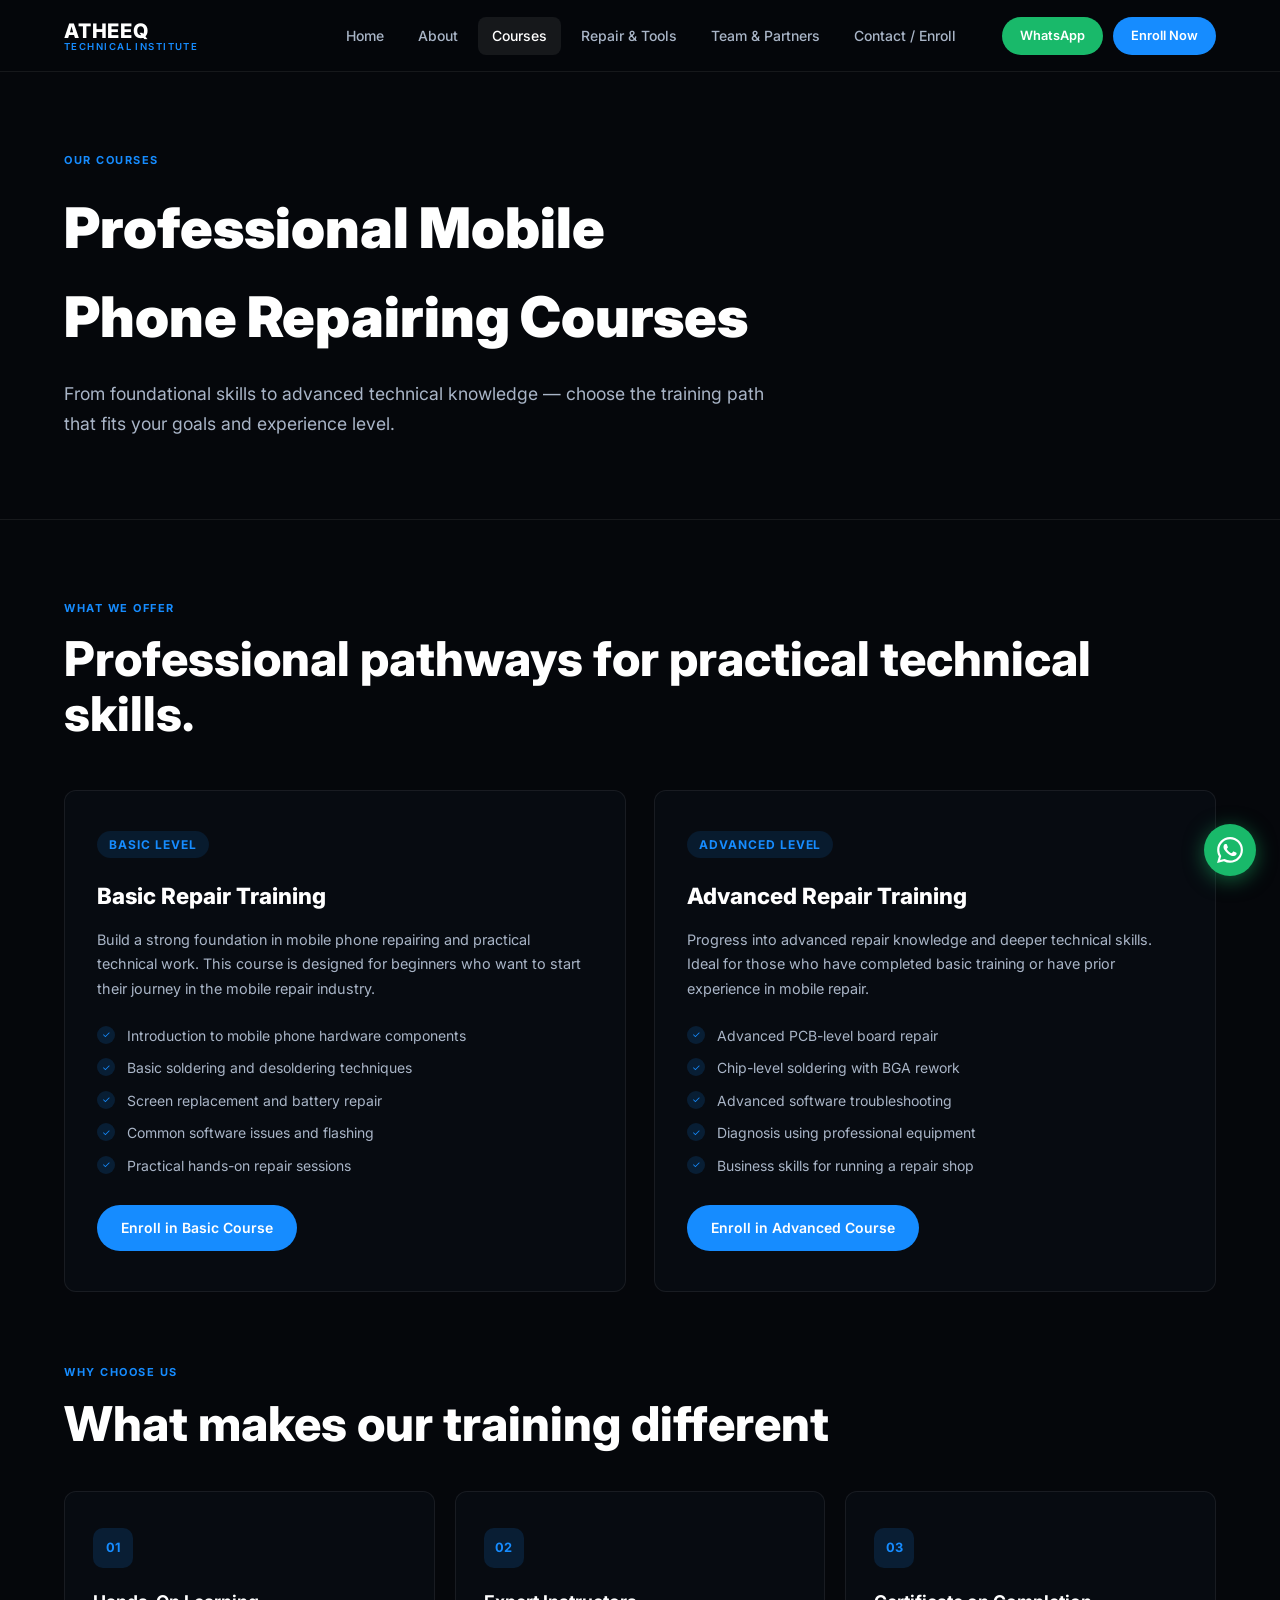
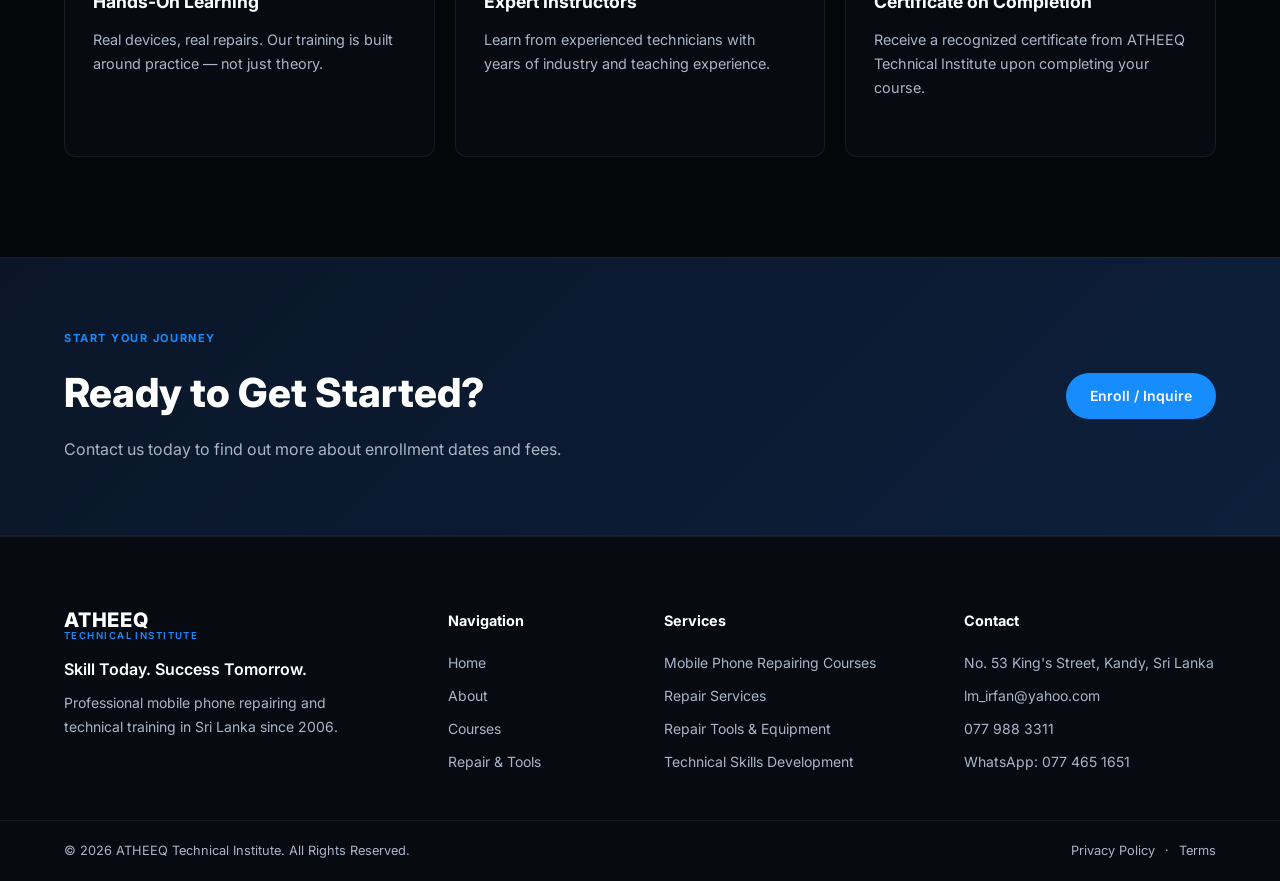
<file: courses.html>
<!DOCTYPE html>
<html lang="en">

<head>
    <meta charset="UTF-8" />
    <meta name="viewport" content="width=device-width, initial-scale=1.0" />
    <title>Courses – ATHEEQ Technical Institute</title>
    <meta name="description"
        content="Explore mobile phone repairing courses at ATHEEQ Technical Institute – Basic and Advanced Repair Training programs in Sri Lanka." />
    <link rel="preconnect" href="https://fonts.googleapis.com" />
    <link rel="preconnect" href="https://fonts.gstatic.com" crossorigin />
    <link href="https://fonts.googleapis.com/css2?family=Inter:wght@300;400;500;600;700;800;900&display=swap"
        rel="stylesheet" />
    <link rel="stylesheet" href="css/style.css" />
</head>

<body>

    <a href="https://wa.me/94779883311" target="_blank" class="whatsapp-float" aria-label="Chat on WhatsApp">
        <svg viewBox="0 0 24 24" fill="currentColor">
            <path
                d="M17.472 14.382c-.297-.149-1.758-.867-2.03-.967-.273-.099-.471-.148-.67.15-.197.297-.767.966-.94 1.164-.173.199-.347.223-.644.075-.297-.15-1.255-.463-2.39-1.475-.883-.788-1.48-1.761-1.653-2.059-.173-.297-.018-.458.13-.606.134-.133.298-.347.446-.52.149-.174.198-.298.298-.497.099-.198.05-.371-.025-.52-.075-.149-.669-1.612-.916-2.207-.242-.579-.487-.5-.669-.51-.173-.008-.371-.01-.57-.01-.198 0-.52.074-.792.372-.272.297-1.04 1.016-1.04 2.479 0 1.462 1.065 2.875 1.213 3.074.149.198 2.096 3.2 5.077 4.487.709.306 1.262.489 1.694.625.712.227 1.36.195 1.871.118.571-.085 1.758-.719 2.006-1.413.248-.694.248-1.289.173-1.413-.074-.124-.272-.198-.57-.347m-5.421 7.403h-.004a9.87 9.87 0 01-5.031-1.378l-.361-.214-3.741.982.998-3.648-.235-.374a9.86 9.86 0 01-1.51-5.26c.001-5.45 4.436-9.884 9.888-9.884 2.64 0 5.122 1.03 6.988 2.898a9.825 9.825 0 012.893 6.994c-.003 5.45-4.437 9.884-9.885 9.884m8.413-18.297A11.815 11.815 0 0012.05 0C5.495 0 .16 5.335.157 11.892c0 2.096.547 4.142 1.588 5.945L.057 24l6.305-1.654a11.882 11.882 0 005.683 1.448h.005c6.554 0 11.89-5.335 11.893-11.893a11.821 11.821 0 00-3.48-8.413Z" />
        </svg>
    </a>

    <header class="navbar" id="navbar">
        <div class="container navbar-inner">
            <a href="index.html" class="logo"><span class="logo-main">ATHEEQ</span><span class="logo-sub">TECHNICAL
                    INSTITUTE</span></a>
            <nav class="nav-links" id="nav-links">
                <a href="index.html" class="nav-link">Home</a>
                <a href="about.html" class="nav-link">About</a>
                <a href="courses.html" class="nav-link active">Courses</a>
                <a href="repair-tools.html" class="nav-link">Repair &amp; Tools</a>
                <a href="team-partners.html" class="nav-link">Team &amp; Partners</a>
                <a href="contact.html" class="nav-link">Contact / Enroll</a>
            </nav>
            <div class="nav-ctas">
                <a href="https://wa.me/94779883311" target="_blank" class="btn btn-whatsapp">WhatsApp</a>
                <a href="contact.html" class="btn btn-primary">Enroll Now</a>
            </div>
            <button class="hamburger" id="hamburger"
                aria-label="Toggle menu"><span></span><span></span><span></span></button>
        </div>
    </header>

    <section class="page-hero">
        <div class="container">
            <div class="page-hero-content reveal">
                <p class="section-kicker">OUR COURSES</p>
                <h1 class="page-hero-title">Professional Mobile Phone Repairing Courses</h1>
                <p class="page-hero-desc">From foundational skills to advanced technical knowledge — choose the training
                    path that fits your goals and experience level.</p>
            </div>
        </div>
    </section>

    <section class="dark-section" style="padding:80px 0 100px;">
        <div class="container">
            <p class="section-kicker">WHAT WE OFFER</p>
            <h2 class="section-heading">Professional pathways for practical technical skills.</h2>
            <div class="courses-detail-grid">

                <!-- Basic -->
                <div class="course-detail-card reveal">
                    <span class="course-badge">Basic Level</span>
                    <h3 class="course-detail-title">Basic Repair Training</h3>
                    <p class="course-detail-desc">Build a strong foundation in mobile phone repairing and practical
                        technical work. This course is designed for beginners who want to start their journey in the
                        mobile repair industry.</p>
                    <div class="course-modules">
                        <div class="course-module">
                            <div class="module-check">✓</div><span>Introduction to mobile phone hardware
                                components</span>
                        </div>
                        <div class="course-module">
                            <div class="module-check">✓</div><span>Basic soldering and desoldering techniques</span>
                        </div>
                        <div class="course-module">
                            <div class="module-check">✓</div><span>Screen replacement and battery repair</span>
                        </div>
                        <div class="course-module">
                            <div class="module-check">✓</div><span>Common software issues and flashing</span>
                        </div>
                        <div class="course-module">
                            <div class="module-check">✓</div><span>Practical hands-on repair sessions</span>
                        </div>
                    </div>
                    <a href="contact.html?type=course" class="btn btn-primary" style="margin-top:28px;">Enroll in Basic
                        Course</a>
                </div>

                <!-- Advanced -->
                <div class="course-detail-card reveal">
                    <span class="course-badge">Advanced Level</span>
                    <h3 class="course-detail-title">Advanced Repair Training</h3>
                    <p class="course-detail-desc">Progress into advanced repair knowledge and deeper technical skills.
                        Ideal for those who have completed basic training or have prior experience in mobile repair.</p>
                    <div class="course-modules">
                        <div class="course-module">
                            <div class="module-check">✓</div><span>Advanced PCB-level board repair</span>
                        </div>
                        <div class="course-module">
                            <div class="module-check">✓</div><span>Chip-level soldering with BGA rework</span>
                        </div>
                        <div class="course-module">
                            <div class="module-check">✓</div><span>Advanced software troubleshooting</span>
                        </div>
                        <div class="course-module">
                            <div class="module-check">✓</div><span>Diagnosis using professional equipment</span>
                        </div>
                        <div class="course-module">
                            <div class="module-check">✓</div><span>Business skills for running a repair shop</span>
                        </div>
                    </div>
                    <a href="contact.html?type=course" class="btn btn-primary" style="margin-top:28px;">Enroll in
                        Advanced
                        Course</a>
                </div>
            </div>

            <!-- Why our courses -->
            <div style="margin-top:72px;">
                <p class="section-kicker">WHY CHOOSE US</p>
                <h2 class="section-heading" style="margin-bottom:40px;">What makes our training different</h2>
                <div style="display:grid; grid-template-columns:repeat(3,1fr); gap:20px;">
                    <div class="course-card reveal">
                        <div class="course-num">01</div>
                        <h4 class="course-title">Hands-On Learning</h4>
                        <p class="course-desc">Real devices, real repairs. Our training is built around practice — not
                            just theory.</p>
                    </div>
                    <div class="course-card reveal">
                        <div class="course-num">02</div>
                        <h4 class="course-title">Expert Instructors</h4>
                        <p class="course-desc">Learn from experienced technicians with years of industry and teaching
                            experience.</p>
                    </div>
                    <div class="course-card reveal">
                        <div class="course-num">03</div>
                        <h4 class="course-title">Certificate on Completion</h4>
                        <p class="course-desc">Receive a recognized certificate from ATHEEQ Technical Institute upon
                            completing your course.</p>
                    </div>
                </div>
            </div>
        </div>
    </section>

    <section class="cta-section">
        <div class="container cta-inner reveal">
            <div class="cta-text">
                <p class="section-kicker">START YOUR JOURNEY</p>
                <h2 class="cta-heading">Ready to Get Started?</h2>
                <p class="cta-desc">Contact us today to find out more about enrollment dates and fees.</p>
            </div>
            <a href="contact.html?type=course" class="btn btn-primary">Enroll / Inquire</a>
        </div>
    </section>

    <footer class="footer">
        <div class="container footer-grid">
            <div class="footer-brand">
                <div class="logo"><span class="logo-main">ATHEEQ</span><span class="logo-sub">TECHNICAL INSTITUTE</span>
                </div>
                <p class="footer-tagline">Skill Today. Success Tomorrow.</p>
                <p class="footer-about">Professional mobile phone repairing and technical training in Sri Lanka since
                    2006.</p>
            </div>
            <div class="footer-col">
                <h4 class="footer-col-title">Navigation</h4>
                <ul>
                    <li><a href="index.html">Home</a></li>
                    <li><a href="about.html">About</a></li>
                    <li><a href="courses.html">Courses</a></li>
                    <li><a href="repair-tools.html">Repair &amp; Tools</a></li>
                </ul>
            </div>
            <div class="footer-col">
                <h4 class="footer-col-title">Services</h4>
                <ul>
                    <li><a href="courses.html">Mobile Phone Repairing Courses</a></li>
                    <li><a href="repair-tools.html">Repair Services</a></li>
                    <li><a href="repair-tools.html">Repair Tools &amp; Equipment</a></li>
                    <li><a href="courses.html">Technical Skills Development</a></li>
                </ul>
            </div>
            <div class="footer-col">
                <h4 class="footer-col-title">Contact</h4>
                <ul>
                    <li>No. 53 King's Street, Kandy, Sri Lanka</li>
                    <li><a href="mailto:lm_irfan@yahoo.com">lm_irfan@yahoo.com</a></li>
                    <li><a href="tel:+94779883311">077 988 3311</a></li>
                    <li><a href="https://wa.me/94774651651" target="_blank">WhatsApp: 077 465 1651</a></li>
                </ul>
            </div>
        </div>
        <div class="footer-bottom">
            <div class="container footer-bottom-inner">
                <p>&copy; 2026 ATHEEQ Technical Institute. All Rights Reserved.</p>
                <div class="footer-links"><a href="#">Privacy Policy</a><span>&middot;</span><a href="#">Terms</a></div>
            </div>
        </div>
    </footer>

    <script src="js/main.js"></script>
</body>

</html>
</file>
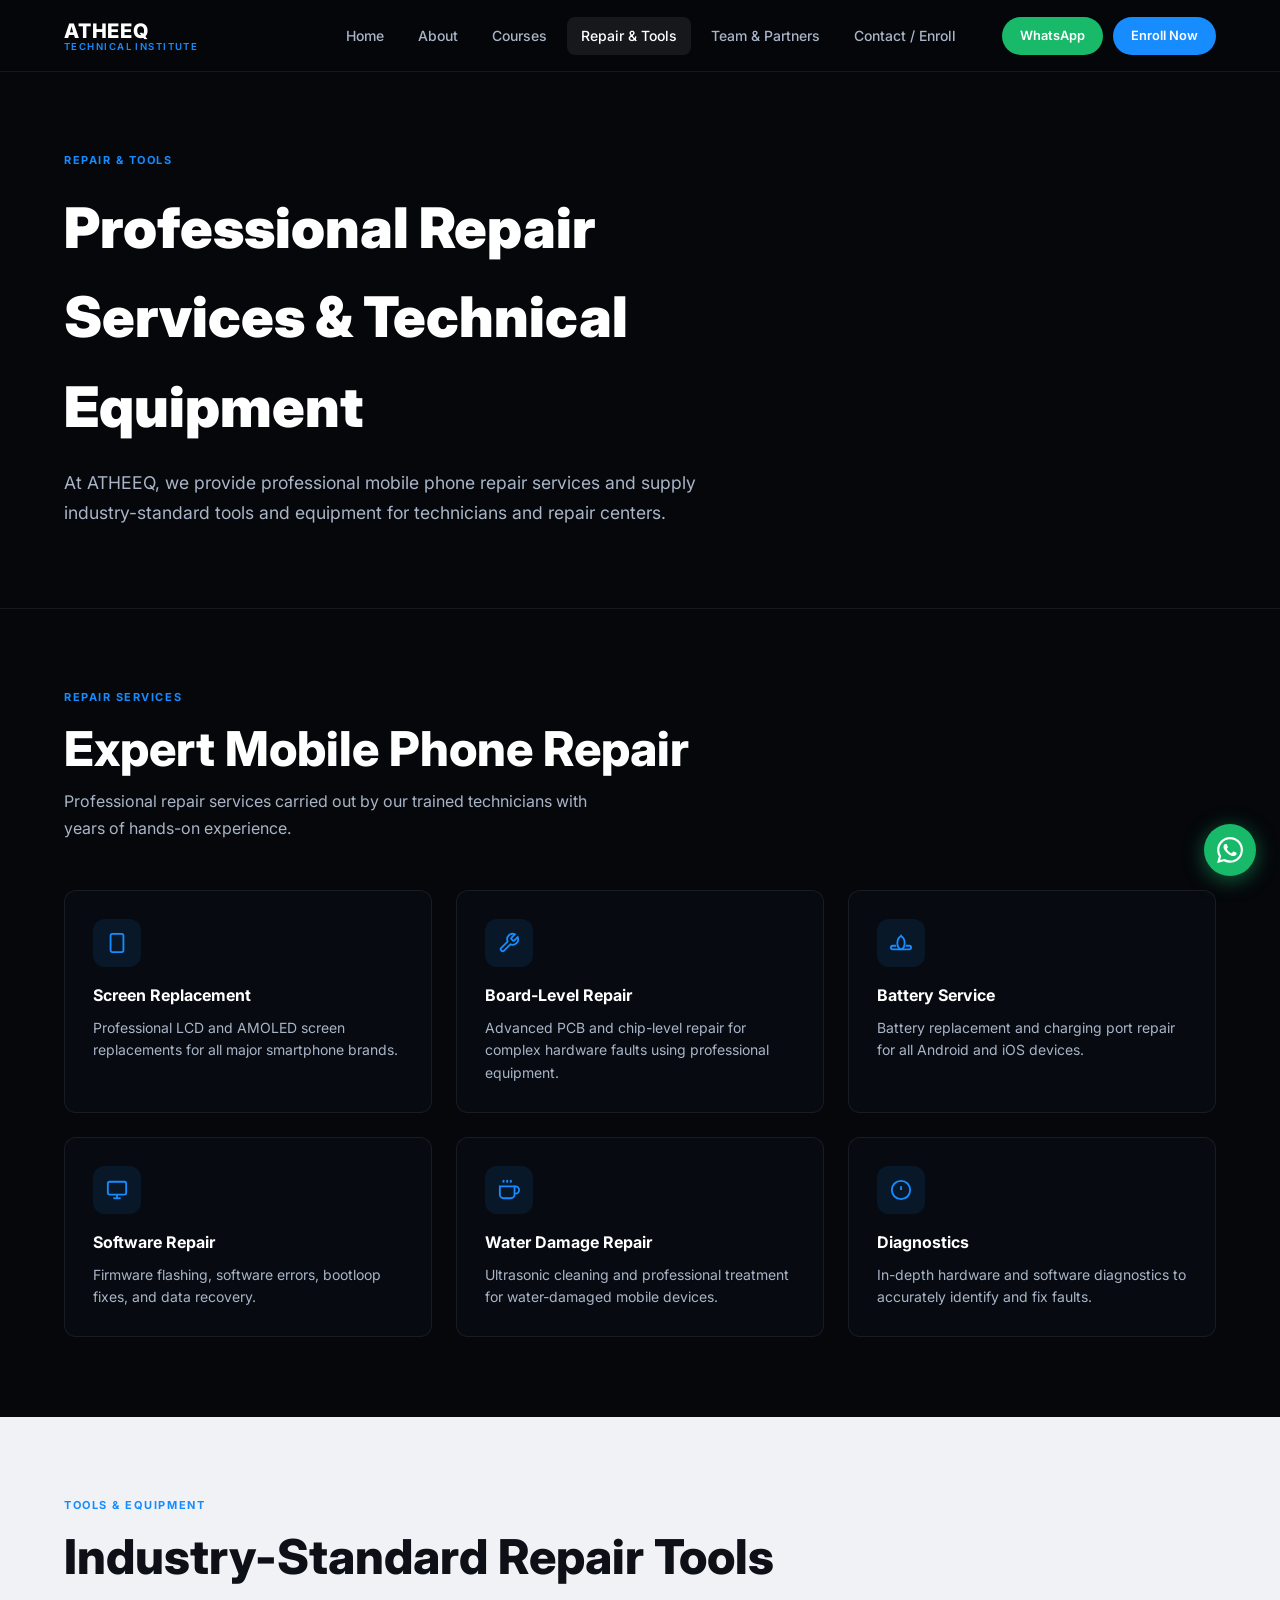
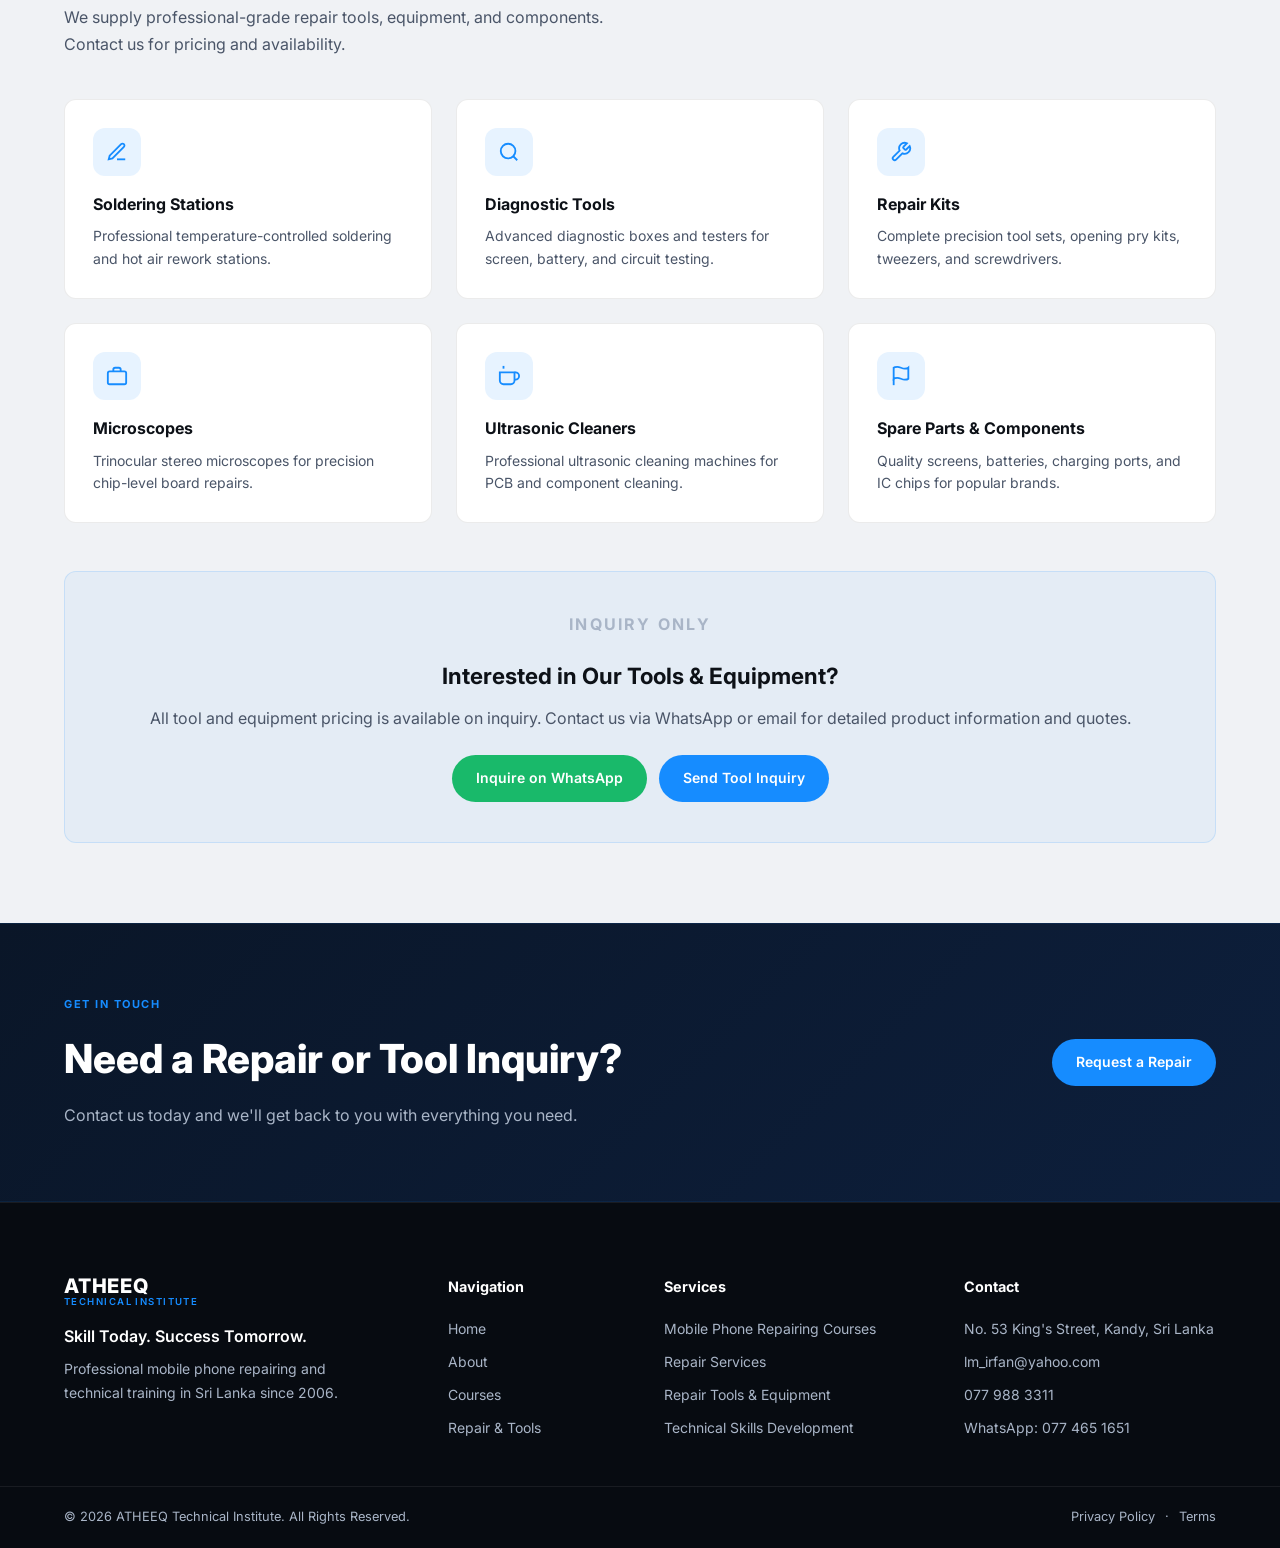
<file: repair-tools.html>
<!DOCTYPE html>
<html lang="en">

<head>
    <meta charset="UTF-8" />
    <meta name="viewport" content="width=device-width, initial-scale=1.0" />
    <title>Repair &amp; Tools – ATHEEQ Technical Institute</title>
    <meta name="description"
        content="Professional mobile phone repair services, repair tools and equipment at ATHEEQ Technical Institute, Kandy, Sri Lanka." />
    <link rel="preconnect" href="https://fonts.googleapis.com" />
    <link rel="preconnect" href="https://fonts.gstatic.com" crossorigin />
    <link href="https://fonts.googleapis.com/css2?family=Inter:wght@300;400;500;600;700;800;900&display=swap"
        rel="stylesheet" />
    <link rel="stylesheet" href="css/style.css" />
</head>

<body>

    <a href="https://wa.me/94779883311" target="_blank" class="whatsapp-float" aria-label="Chat on WhatsApp">
        <svg viewBox="0 0 24 24" fill="currentColor">
            <path
                d="M17.472 14.382c-.297-.149-1.758-.867-2.03-.967-.273-.099-.471-.148-.67.15-.197.297-.767.966-.94 1.164-.173.199-.347.223-.644.075-.297-.15-1.255-.463-2.39-1.475-.883-.788-1.48-1.761-1.653-2.059-.173-.297-.018-.458.13-.606.134-.133.298-.347.446-.52.149-.174.198-.298.298-.497.099-.198.05-.371-.025-.52-.075-.149-.669-1.612-.916-2.207-.242-.579-.487-.5-.669-.51-.173-.008-.371-.01-.57-.01-.198 0-.52.074-.792.372-.272.297-1.04 1.016-1.04 2.479 0 1.462 1.065 2.875 1.213 3.074.149.198 2.096 3.2 5.077 4.487.709.306 1.262.489 1.694.625.712.227 1.36.195 1.871.118.571-.085 1.758-.719 2.006-1.413.248-.694.248-1.289.173-1.413-.074-.124-.272-.198-.57-.347m-5.421 7.403h-.004a9.87 9.87 0 01-5.031-1.378l-.361-.214-3.741.982.998-3.648-.235-.374a9.86 9.86 0 01-1.51-5.26c.001-5.45 4.436-9.884 9.888-9.884 2.64 0 5.122 1.03 6.988 2.898a9.825 9.825 0 012.893 6.994c-.003 5.45-4.437 9.884-9.885 9.884m8.413-18.297A11.815 11.815 0 0012.05 0C5.495 0 .16 5.335.157 11.892c0 2.096.547 4.142 1.588 5.945L.057 24l6.305-1.654a11.882 11.882 0 005.683 1.448h.005c6.554 0 11.89-5.335 11.893-11.893a11.821 11.821 0 00-3.48-8.413Z" />
        </svg>
    </a>

    <header class="navbar" id="navbar">
        <div class="container navbar-inner">
            <a href="index.html" class="logo"><span class="logo-main">ATHEEQ</span><span class="logo-sub">TECHNICAL
                    INSTITUTE</span></a>
            <nav class="nav-links" id="nav-links">
                <a href="index.html" class="nav-link">Home</a>
                <a href="about.html" class="nav-link">About</a>
                <a href="courses.html" class="nav-link">Courses</a>
                <a href="repair-tools.html" class="nav-link active">Repair &amp; Tools</a>
                <a href="team-partners.html" class="nav-link">Team &amp; Partners</a>
                <a href="contact.html" class="nav-link">Contact / Enroll</a>
            </nav>
            <div class="nav-ctas">
                <a href="https://wa.me/94779883311" target="_blank" class="btn btn-whatsapp">WhatsApp</a>
                <a href="contact.html" class="btn btn-primary">Enroll Now</a>
            </div>
            <button class="hamburger" id="hamburger"
                aria-label="Toggle menu"><span></span><span></span><span></span></button>
        </div>
    </header>

    <section class="page-hero">
        <div class="container">
            <div class="page-hero-content reveal">
                <p class="section-kicker">REPAIR &amp; TOOLS</p>
                <h1 class="page-hero-title">Professional Repair Services &amp; Technical Equipment</h1>
                <p class="page-hero-desc">At ATHEEQ, we provide professional mobile phone repair services and supply
                    industry-standard tools and equipment for technicians and repair centers.</p>
            </div>
        </div>
    </section>

    <section class="dark-section" style="padding:80px 0;">
        <div class="container">
            <p class="section-kicker">REPAIR SERVICES</p>
            <h2 class="section-heading" style="margin-bottom:12px;">Expert Mobile Phone Repair</h2>
            <p class="section-desc" style="margin-bottom:0;">Professional repair services carried out by our trained
                technicians with years of hands-on experience.</p>
            <div class="tools-grid">
                <div class="tool-card reveal">
                    <div class="tool-icon"><svg viewBox="0 0 24 24" fill="none" stroke="currentColor" stroke-width="2">
                            <rect x="5" y="2" width="14" height="20" rx="2" />
                            <line x1="12" y1="18" x2="12.01" y2="18" />
                        </svg></div>
                    <h4 class="tool-name">Screen Replacement</h4>
                    <p class="tool-desc">Professional LCD and AMOLED screen replacements for all major smartphone
                        brands.</p>
                </div>
                <div class="tool-card reveal">
                    <div class="tool-icon"><svg viewBox="0 0 24 24" fill="none" stroke="currentColor" stroke-width="2">
                            <path
                                d="M14.7 6.3a1 1 0 000 1.4l1.6 1.6a1 1 0 001.4 0l3.77-3.77a6 6 0 01-7.94 7.94l-6.91 6.91a2.12 2.12 0 01-3-3l6.91-6.91a6 6 0 017.94-7.94l-3.76 3.76z" />
                        </svg></div>
                    <h4 class="tool-name">Board-Level Repair</h4>
                    <p class="tool-desc">Advanced PCB and chip-level repair for complex hardware faults using
                        professional equipment.</p>
                </div>
                <div class="tool-card reveal">
                    <div class="tool-icon"><svg viewBox="0 0 24 24" fill="none" stroke="currentColor" stroke-width="2">
                            <ellipse cx="12" cy="12" rx="4" ry="7" />
                            <path d="M6.8 15H3a2 2 0 000 4h18a2 2 0 000-4h-3.8M12 5V3" />
                        </svg></div>
                    <h4 class="tool-name">Battery Service</h4>
                    <p class="tool-desc">Battery replacement and charging port repair for all Android and iOS devices.
                    </p>
                </div>
                <div class="tool-card reveal">
                    <div class="tool-icon"><svg viewBox="0 0 24 24" fill="none" stroke="currentColor" stroke-width="2">
                            <rect x="2" y="3" width="20" height="14" rx="2" />
                            <line x1="8" y1="21" x2="16" y2="21" />
                            <line x1="12" y1="17" x2="12" y2="21" />
                        </svg></div>
                    <h4 class="tool-name">Software Repair</h4>
                    <p class="tool-desc">Firmware flashing, software errors, bootloop fixes, and data recovery.</p>
                </div>
                <div class="tool-card reveal">
                    <div class="tool-icon"><svg viewBox="0 0 24 24" fill="none" stroke="currentColor" stroke-width="2">
                            <path d="M18 8h1a4 4 0 010 8h-1" />
                            <path d="M2 8h16v9a4 4 0 01-4 4H6a4 4 0 01-4-4V8z" />
                            <line x1="6" y1="1" x2="6" y2="4" />
                            <line x1="10" y1="1" x2="10" y2="4" />
                            <line x1="14" y1="1" x2="14" y2="4" />
                        </svg></div>
                    <h4 class="tool-name">Water Damage Repair</h4>
                    <p class="tool-desc">Ultrasonic cleaning and professional treatment for water-damaged mobile
                        devices.</p>
                </div>
                <div class="tool-card reveal">
                    <div class="tool-icon"><svg viewBox="0 0 24 24" fill="none" stroke="currentColor" stroke-width="2">
                            <circle cx="12" cy="12" r="10" />
                            <line x1="12" y1="8" x2="12" y2="12" />
                            <line x1="12" y1="16" x2="12.01" y2="16" />
                        </svg></div>
                    <h4 class="tool-name">Diagnostics</h4>
                    <p class="tool-desc">In-depth hardware and software diagnostics to accurately identify and fix
                        faults.</p>
                </div>
            </div>
        </div>
    </section>

    <section class="light-section" style="padding: 80px 0;">
        <div class="container">
            <p class="section-kicker">TOOLS &amp; EQUIPMENT</p>
            <h2 class="section-heading dark">Industry-Standard Repair Tools</h2>
            <p class="section-desc dark">We supply professional-grade repair tools, equipment, and components. Contact
                us for pricing and availability.</p>
            <div class="tools-grid" style="margin-top:40px;">
                <div class="tool-card" style="background:#fff; border:1px solid var(--border-light);">
                    <div class="tool-icon"><svg viewBox="0 0 24 24" fill="none" stroke="currentColor" stroke-width="2">
                            <path d="M12 20h9" />
                            <path d="M16.5 3.5a2.121 2.121 0 013 3L7 19l-4 1 1-4L16.5 3.5z" />
                        </svg></div>
                    <h4 class="tool-name" style="color:#0d1117;">Soldering Stations</h4>
                    <p class="tool-desc" style="color:#4a5568;">Professional temperature-controlled soldering and hot
                        air rework stations.</p>
                </div>
                <div class="tool-card" style="background:#fff; border:1px solid var(--border-light);">
                    <div class="tool-icon"><svg viewBox="0 0 24 24" fill="none" stroke="currentColor" stroke-width="2">
                            <circle cx="11" cy="11" r="8" />
                            <line x1="21" y1="21" x2="16.65" y2="16.65" />
                        </svg></div>
                    <h4 class="tool-name" style="color:#0d1117;">Diagnostic Tools</h4>
                    <p class="tool-desc" style="color:#4a5568;">Advanced diagnostic boxes and testers for screen,
                        battery, and circuit testing.</p>
                </div>
                <div class="tool-card" style="background:#fff; border:1px solid var(--border-light);">
                    <div class="tool-icon"><svg viewBox="0 0 24 24" fill="none" stroke="currentColor" stroke-width="2">
                            <path
                                d="M14.7 6.3a1 1 0 000 1.4l1.6 1.6a1 1 0 001.4 0l3.77-3.77a6 6 0 01-7.94 7.94l-6.91 6.91a2.12 2.12 0 01-3-3l6.91-6.91a6 6 0 017.94-7.94l-3.76 3.76z" />
                        </svg></div>
                    <h4 class="tool-name" style="color:#0d1117;">Repair Kits</h4>
                    <p class="tool-desc" style="color:#4a5568;">Complete precision tool sets, opening pry kits,
                        tweezers, and screwdrivers.</p>
                </div>
                <div class="tool-card" style="background:#fff; border:1px solid var(--border-light);">
                    <div class="tool-icon"><svg viewBox="0 0 24 24" fill="none" stroke="currentColor" stroke-width="2">
                            <rect x="2" y="7" width="20" height="14" rx="2" />
                            <path d="M16 7V5a2 2 0 00-2-2h-4a2 2 0 00-2 2v2" />
                        </svg></div>
                    <h4 class="tool-name" style="color:#0d1117;">Microscopes</h4>
                    <p class="tool-desc" style="color:#4a5568;">Trinocular stereo microscopes for precision chip-level
                        board repairs.</p>
                </div>
                <div class="tool-card" style="background:#fff; border:1px solid var(--border-light);">
                    <div class="tool-icon"><svg viewBox="0 0 24 24" fill="none" stroke="currentColor" stroke-width="2">
                            <path d="M18 8h1a4 4 0 010 8h-1" />
                            <path d="M2 8h16v9a4 4 0 01-4 4H6a4 4 0 01-4-4V8z" />
                            <line x1="6" y1="1" x2="6" y2="4" />
                        </svg></div>
                    <h4 class="tool-name" style="color:#0d1117;">Ultrasonic Cleaners</h4>
                    <p class="tool-desc" style="color:#4a5568;">Professional ultrasonic cleaning machines for PCB and
                        component cleaning.</p>
                </div>
                <div class="tool-card" style="background:#fff; border:1px solid var(--border-light);">
                    <div class="tool-icon"><svg viewBox="0 0 24 24" fill="none" stroke="currentColor" stroke-width="2">
                            <path d="M4 15s1-1 4-1 5 2 8 2 4-1 4-1V3s-1 1-4 1-5-2-8-2-4 1-4 1z" />
                            <line x1="4" y1="22" x2="4" y2="15" />
                        </svg></div>
                    <h4 class="tool-name" style="color:#0d1117;">Spare Parts &amp; Components</h4>
                    <p class="tool-desc" style="color:#4a5568;">Quality screens, batteries, charging ports, and IC chips
                        for popular brands.</p>
                </div>
            </div>
            <div class="inquiry-cta reveal">
                <p class="section-kicker">INQUIRY ONLY</p>
                <h3 style="font-size:1.4rem; font-weight:700; color:#0d1117; margin-bottom:12px;">Interested in Our
                    Tools &amp; Equipment?</h3>
                <p style="color:#4a5568; margin-bottom:24px;">All tool and equipment pricing is available on inquiry.
                    Contact us via WhatsApp or email for detailed product information and quotes.</p>
                <div style="display:flex; gap:12px; justify-content:center; flex-wrap:wrap;">
                    <a href="https://wa.me/94779883311" target="_blank" class="btn btn-whatsapp">Inquire on WhatsApp</a>
                    <a href="contact.html?type=tool" class="btn btn-primary">Send Tool Inquiry</a>
                </div>
            </div>
        </div>
    </section>

    <section class="cta-section">
        <div class="container cta-inner reveal">
            <div class="cta-text">
                <p class="section-kicker">GET IN TOUCH</p>
                <h2 class="cta-heading">Need a Repair or Tool Inquiry?</h2>
                <p class="cta-desc">Contact us today and we'll get back to you with everything you need.</p>
            </div>
            <a href="contact.html?type=repair" class="btn btn-primary">Request a Repair</a>
        </div>
    </section>

    <footer class="footer">
        <div class="container footer-grid">
            <div class="footer-brand">
                <div class="logo"><span class="logo-main">ATHEEQ</span><span class="logo-sub">TECHNICAL INSTITUTE</span>
                </div>
                <p class="footer-tagline">Skill Today. Success Tomorrow.</p>
                <p class="footer-about">Professional mobile phone repairing and technical training in Sri Lanka since
                    2006.</p>
            </div>
            <div class="footer-col">
                <h4 class="footer-col-title">Navigation</h4>
                <ul>
                    <li><a href="index.html">Home</a></li>
                    <li><a href="about.html">About</a></li>
                    <li><a href="courses.html">Courses</a></li>
                    <li><a href="repair-tools.html">Repair &amp; Tools</a></li>
                </ul>
            </div>
            <div class="footer-col">
                <h4 class="footer-col-title">Services</h4>
                <ul>
                    <li><a href="courses.html">Mobile Phone Repairing Courses</a></li>
                    <li><a href="repair-tools.html">Repair Services</a></li>
                    <li><a href="repair-tools.html">Repair Tools &amp; Equipment</a></li>
                    <li><a href="courses.html">Technical Skills Development</a></li>
                </ul>
            </div>
            <div class="footer-col">
                <h4 class="footer-col-title">Contact</h4>
                <ul>
                    <li>No. 53 King's Street, Kandy, Sri Lanka</li>
                    <li><a href="mailto:lm_irfan@yahoo.com">lm_irfan@yahoo.com</a></li>
                    <li><a href="tel:+94779883311">077 988 3311</a></li>
                    <li><a href="https://wa.me/94774651651" target="_blank">WhatsApp: 077 465 1651</a></li>
                </ul>
            </div>
        </div>
        <div class="footer-bottom">
            <div class="container footer-bottom-inner">
                <p>&copy; 2026 ATHEEQ Technical Institute. All Rights Reserved.</p>
                <div class="footer-links"><a href="#">Privacy Policy</a><span>&middot;</span><a href="#">Terms</a></div>
            </div>
        </div>
    </footer>

    <script src="js/main.js"></script>
</body>

</html>
</file>
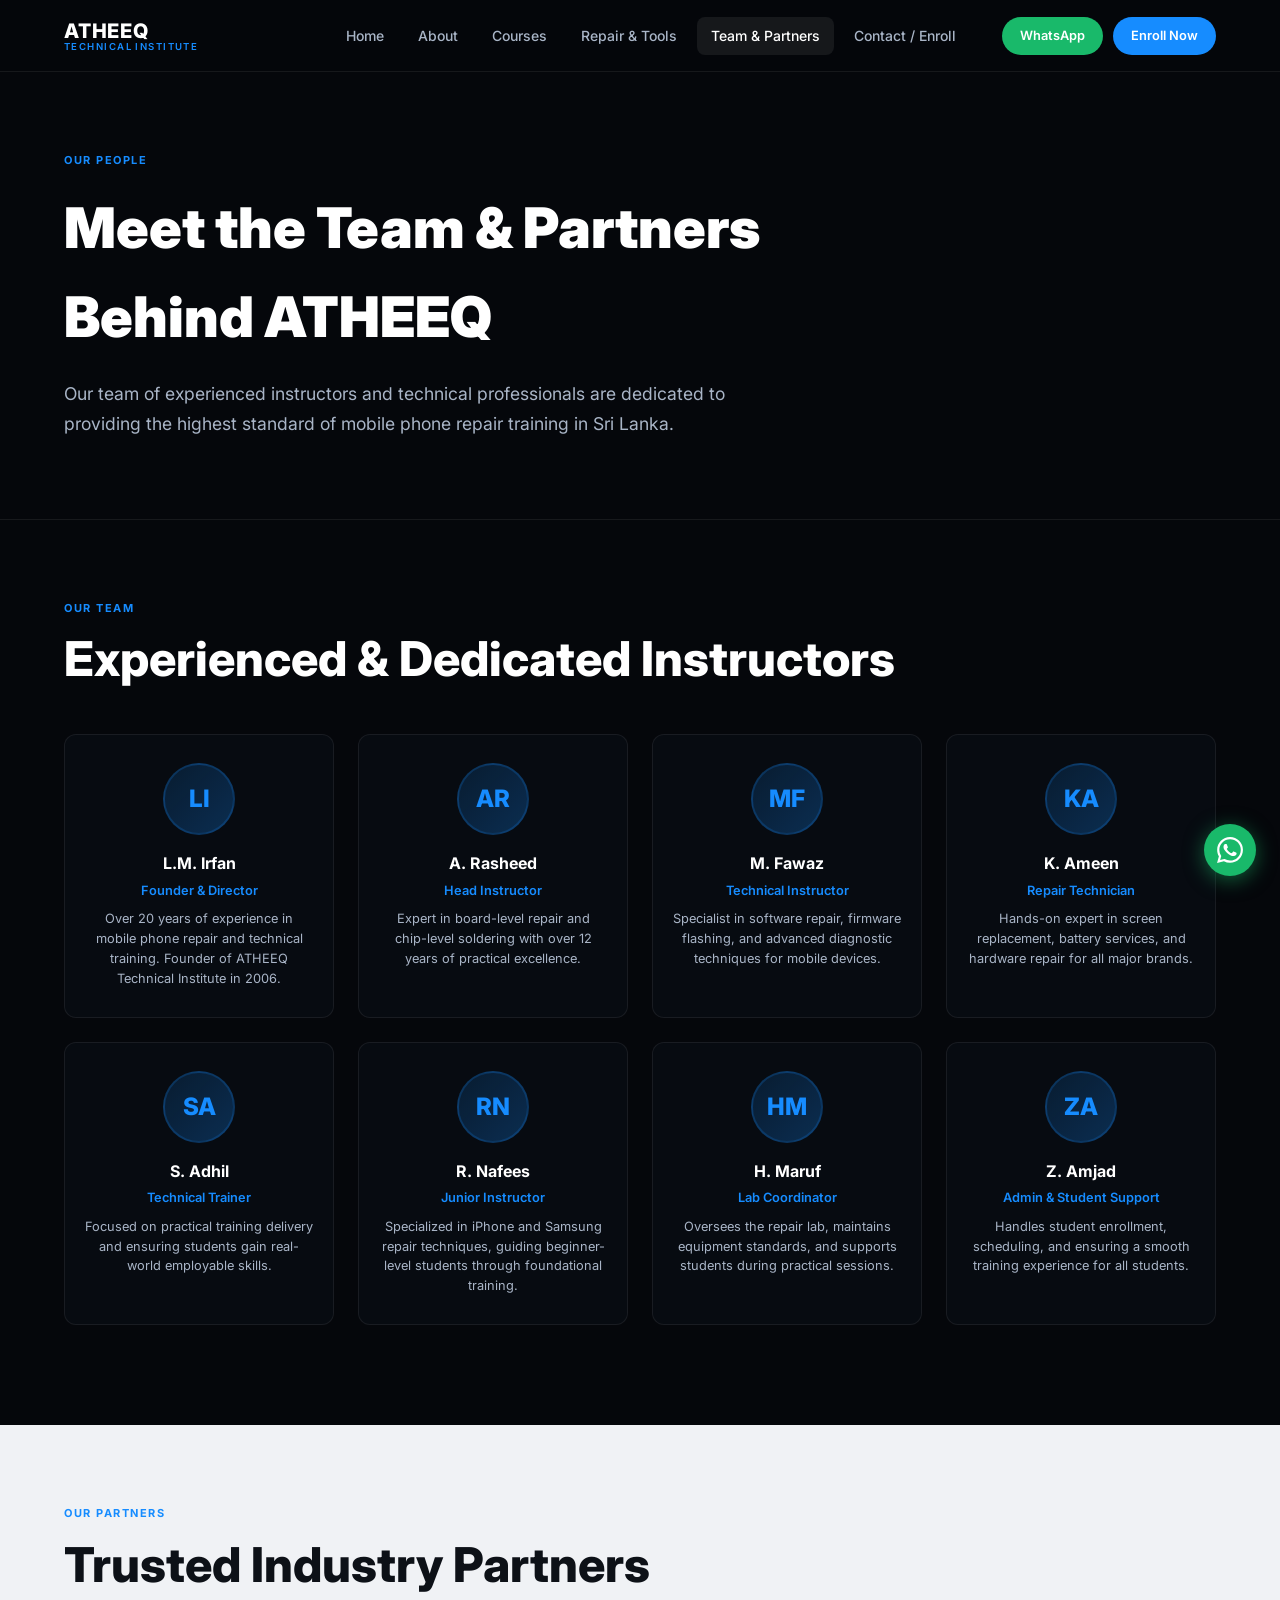
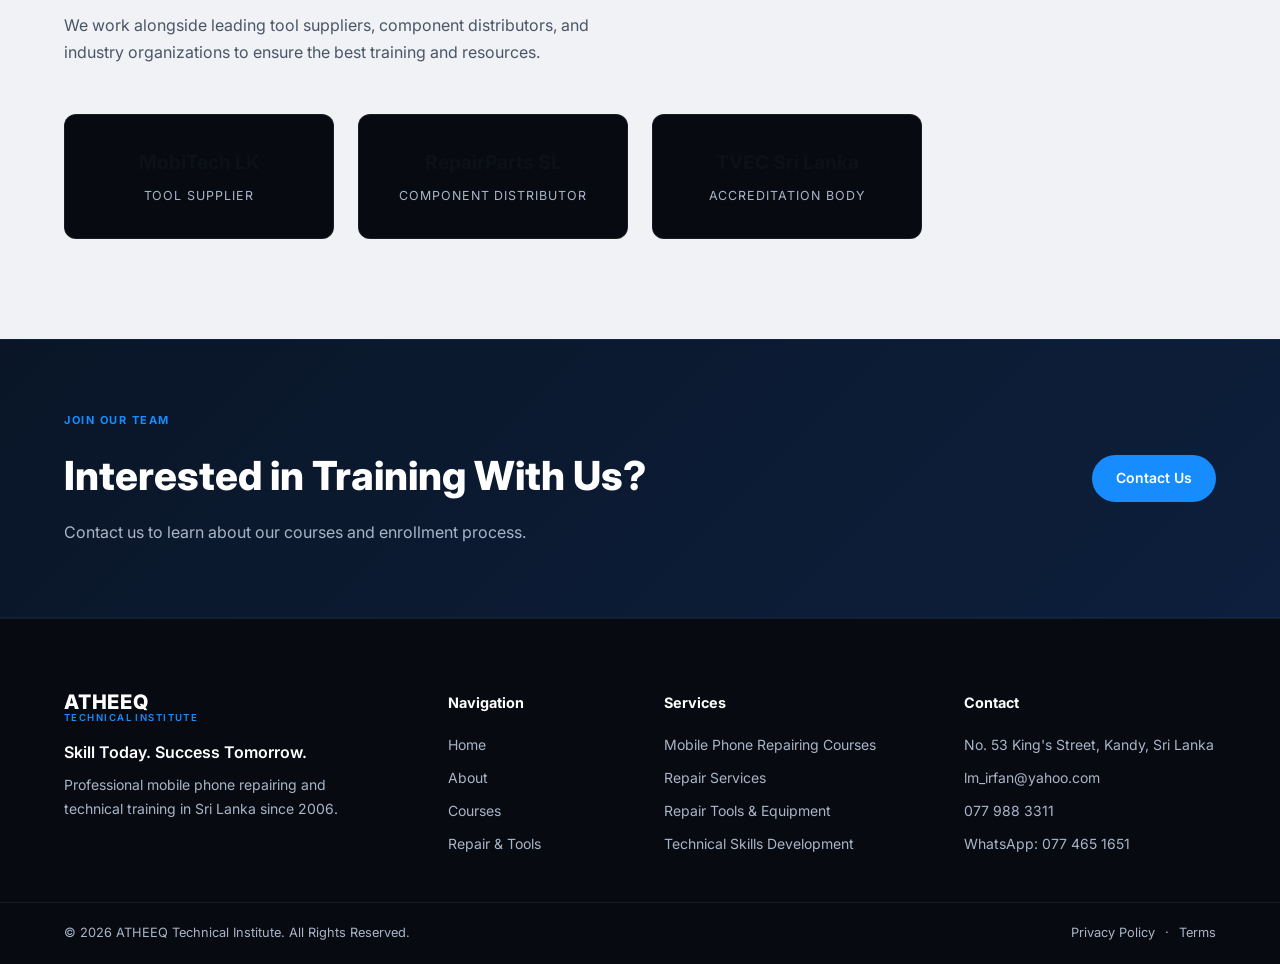
<file: team-partners.html>
<!DOCTYPE html>
<html lang="en">

<head>
    <meta charset="UTF-8" />
    <meta name="viewport" content="width=device-width, initial-scale=1.0" />
    <title>Team &amp; Partners – ATHEEQ Technical Institute</title>
    <meta name="description"
        content="Meet the expert team and partners behind ATHEEQ Technical Institute in Kandy, Sri Lanka." />
    <link rel="preconnect" href="https://fonts.googleapis.com" />
    <link rel="preconnect" href="https://fonts.gstatic.com" crossorigin />
    <link href="https://fonts.googleapis.com/css2?family=Inter:wght@300;400;500;600;700;800;900&display=swap"
        rel="stylesheet" />
    <link rel="stylesheet" href="css/style.css" />
</head>

<body>

    <a href="https://wa.me/94779883311" target="_blank" class="whatsapp-float" aria-label="Chat on WhatsApp">
        <svg viewBox="0 0 24 24" fill="currentColor">
            <path
                d="M17.472 14.382c-.297-.149-1.758-.867-2.03-.967-.273-.099-.471-.148-.67.15-.197.297-.767.966-.94 1.164-.173.199-.347.223-.644.075-.297-.15-1.255-.463-2.39-1.475-.883-.788-1.48-1.761-1.653-2.059-.173-.297-.018-.458.13-.606.134-.133.298-.347.446-.52.149-.174.198-.298.298-.497.099-.198.05-.371-.025-.52-.075-.149-.669-1.612-.916-2.207-.242-.579-.487-.5-.669-.51-.173-.008-.371-.01-.57-.01-.198 0-.52.074-.792.372-.272.297-1.04 1.016-1.04 2.479 0 1.462 1.065 2.875 1.213 3.074.149.198 2.096 3.2 5.077 4.487.709.306 1.262.489 1.694.625.712.227 1.36.195 1.871.118.571-.085 1.758-.719 2.006-1.413.248-.694.248-1.289.173-1.413-.074-.124-.272-.198-.57-.347m-5.421 7.403h-.004a9.87 9.87 0 01-5.031-1.378l-.361-.214-3.741.982.998-3.648-.235-.374a9.86 9.86 0 01-1.51-5.26c.001-5.45 4.436-9.884 9.888-9.884 2.64 0 5.122 1.03 6.988 2.898a9.825 9.825 0 012.893 6.994c-.003 5.45-4.437 9.884-9.885 9.884m8.413-18.297A11.815 11.815 0 0012.05 0C5.495 0 .16 5.335.157 11.892c0 2.096.547 4.142 1.588 5.945L.057 24l6.305-1.654a11.882 11.882 0 005.683 1.448h.005c6.554 0 11.89-5.335 11.893-11.893a11.821 11.821 0 00-3.48-8.413Z" />
        </svg>
    </a>

    <header class="navbar" id="navbar">
        <div class="container navbar-inner">
            <a href="index.html" class="logo"><span class="logo-main">ATHEEQ</span><span class="logo-sub">TECHNICAL
                    INSTITUTE</span></a>
            <nav class="nav-links" id="nav-links">
                <a href="index.html" class="nav-link">Home</a>
                <a href="about.html" class="nav-link">About</a>
                <a href="courses.html" class="nav-link">Courses</a>
                <a href="repair-tools.html" class="nav-link">Repair &amp; Tools</a>
                <a href="team-partners.html" class="nav-link active">Team &amp; Partners</a>
                <a href="contact.html" class="nav-link">Contact / Enroll</a>
            </nav>
            <div class="nav-ctas">
                <a href="https://wa.me/94779883311" target="_blank" class="btn btn-whatsapp">WhatsApp</a>
                <a href="contact.html" class="btn btn-primary">Enroll Now</a>
            </div>
            <button class="hamburger" id="hamburger"
                aria-label="Toggle menu"><span></span><span></span><span></span></button>
        </div>
    </header>

    <section class="page-hero">
        <div class="container">
            <div class="page-hero-content reveal">
                <p class="section-kicker">OUR PEOPLE</p>
                <h1 class="page-hero-title">Meet the Team &amp; Partners Behind ATHEEQ</h1>
                <p class="page-hero-desc">Our team of experienced instructors and technical professionals are dedicated
                    to providing the highest standard of mobile phone repair training in Sri Lanka.</p>
            </div>
        </div>
    </section>

    <section class="dark-section" style="padding:80px 0 100px;">
        <div class="container">
            <p class="section-kicker">OUR TEAM</p>
            <h2 class="section-heading">Experienced &amp; Dedicated Instructors</h2>
            <div class="team-grid">
                <div class="team-card reveal">
                    <div class="team-avatar">LI</div>
                    <h4 class="team-name">L.M. Irfan</h4>
                    <p class="team-role">Founder &amp; Director</p>
                    <p class="team-bio">Over 20 years of experience in mobile phone repair and technical training.
                        Founder of ATHEEQ Technical Institute in 2006.</p>
                </div>
                <div class="team-card reveal">
                    <div class="team-avatar">AR</div>
                    <h4 class="team-name">A. Rasheed</h4>
                    <p class="team-role">Head Instructor</p>
                    <p class="team-bio">Expert in board-level repair and chip-level soldering with over 12 years of
                        practical excellence.</p>
                </div>
                <div class="team-card reveal">
                    <div class="team-avatar">MF</div>
                    <h4 class="team-name">M. Fawaz</h4>
                    <p class="team-role">Technical Instructor</p>
                    <p class="team-bio">Specialist in software repair, firmware flashing, and advanced diagnostic
                        techniques for mobile devices.</p>
                </div>
                <div class="team-card reveal">
                    <div class="team-avatar">KA</div>
                    <h4 class="team-name">K. Ameen</h4>
                    <p class="team-role">Repair Technician</p>
                    <p class="team-bio">Hands-on expert in screen replacement, battery services, and hardware repair for
                        all major brands.</p>
                </div>
                <div class="team-card reveal">
                    <div class="team-avatar">SA</div>
                    <h4 class="team-name">S. Adhil</h4>
                    <p class="team-role">Technical Trainer</p>
                    <p class="team-bio">Focused on practical training delivery and ensuring students gain real-world
                        employable skills.</p>
                </div>
                <div class="team-card reveal">
                    <div class="team-avatar">RN</div>
                    <h4 class="team-name">R. Nafees</h4>
                    <p class="team-role">Junior Instructor</p>
                    <p class="team-bio">Specialized in iPhone and Samsung repair techniques, guiding beginner-level
                        students through foundational training.</p>
                </div>
                <div class="team-card reveal">
                    <div class="team-avatar">HM</div>
                    <h4 class="team-name">H. Maruf</h4>
                    <p class="team-role">Lab Coordinator</p>
                    <p class="team-bio">Oversees the repair lab, maintains equipment standards, and supports students
                        during practical sessions.</p>
                </div>
                <div class="team-card reveal">
                    <div class="team-avatar">ZA</div>
                    <h4 class="team-name">Z. Amjad</h4>
                    <p class="team-role">Admin &amp; Student Support</p>
                    <p class="team-bio">Handles student enrollment, scheduling, and ensuring a smooth training
                        experience for all students.</p>
                </div>
            </div>
        </div>
    </section>

    <section class="light-section" style="padding:80px 0 100px;">
        <div class="container">
            <p class="section-kicker">OUR PARTNERS</p>
            <h2 class="section-heading dark">Trusted Industry Partners</h2>
            <p class="section-desc dark" style="margin-bottom:0;">We work alongside leading tool suppliers, component
                distributors, and industry organizations to ensure the best training and resources.</p>
            <div class="partners-grid">
                <div class="partner-card reveal">
                    <div class="partner-logo" style="color:#0d1117;">MobiTech LK</div>
                    <p class="partner-type">Tool Supplier</p>
                </div>
                <div class="partner-card reveal">
                    <div class="partner-logo" style="color:#0d1117;">RepairParts SL</div>
                    <p class="partner-type">Component Distributor</p>
                </div>
                <div class="partner-card reveal">
                    <div class="partner-logo" style="color:#0d1117;">TVEC Sri Lanka</div>
                    <p class="partner-type">Accreditation Body</p>
                </div>
                <div class="partner-card reveal">
                    <div class="partner-logo" style="color:#0d1117;">TechTools Pro</div>
                    <p class="partner-type">Equipment Partner</p>
                </div>
            </div>
        </div>
    </section>

    <section class="cta-section">
        <div class="container cta-inner reveal">
            <div class="cta-text">
                <p class="section-kicker">JOIN OUR TEAM</p>
                <h2 class="cta-heading">Interested in Training With Us?</h2>
                <p class="cta-desc">Contact us to learn about our courses and enrollment process.</p>
            </div>
            <a href="contact.html" class="btn btn-primary">Contact Us</a>
        </div>
    </section>

    <footer class="footer">
        <div class="container footer-grid">
            <div class="footer-brand">
                <div class="logo"><span class="logo-main">ATHEEQ</span><span class="logo-sub">TECHNICAL INSTITUTE</span>
                </div>
                <p class="footer-tagline">Skill Today. Success Tomorrow.</p>
                <p class="footer-about">Professional mobile phone repairing and technical training in Sri Lanka since
                    2006.</p>
            </div>
            <div class="footer-col">
                <h4 class="footer-col-title">Navigation</h4>
                <ul>
                    <li><a href="index.html">Home</a></li>
                    <li><a href="about.html">About</a></li>
                    <li><a href="courses.html">Courses</a></li>
                    <li><a href="repair-tools.html">Repair &amp; Tools</a></li>
                </ul>
            </div>
            <div class="footer-col">
                <h4 class="footer-col-title">Services</h4>
                <ul>
                    <li><a href="courses.html">Mobile Phone Repairing Courses</a></li>
                    <li><a href="repair-tools.html">Repair Services</a></li>
                    <li><a href="repair-tools.html">Repair Tools &amp; Equipment</a></li>
                    <li><a href="courses.html">Technical Skills Development</a></li>
                </ul>
            </div>
            <div class="footer-col">
                <h4 class="footer-col-title">Contact</h4>
                <ul>
                    <li>No. 53 King's Street, Kandy, Sri Lanka</li>
                    <li><a href="mailto:lm_irfan@yahoo.com">lm_irfan@yahoo.com</a></li>
                    <li><a href="tel:+94779883311">077 988 3311</a></li>
                    <li><a href="https://wa.me/94774651651" target="_blank">WhatsApp: 077 465 1651</a></li>
                </ul>
            </div>
        </div>
        <div class="footer-bottom">
            <div class="container footer-bottom-inner">
                <p>&copy; 2026 ATHEEQ Technical Institute. All Rights Reserved.</p>
                <div class="footer-links"><a href="#">Privacy Policy</a><span>&middot;</span><a href="#">Terms</a></div>
            </div>
        </div>
    </footer>

    <script src="js/main.js"></script>
</body>

</html>
</file>
<file: css/style.css>
/* ===========================
   CSS RESET & BASE
=========================== */
*,
*::before,
*::after {
  box-sizing: border-box;
  margin: 0;
  padding: 0;
}

:root {
  --bg-dark: #05070b;
  --bg-dark2: #070b11;
  --bg-dark3: #0a101c;
  --bg-light: #f0f2f5;
  --bg-light2: #e8edf3;
  --accent-blue: #168cff;
  --accent-blue-light: #5eb2ff;
  --accent-green: #19b96a;
  --text-white: #ffffff;
  --text-gray: #a9b5c7;
  --text-dark: #0d1117;
  --text-dark-sub: #4a5568;
  --border-dark: rgba(255, 255, 255, 0.07);
  --border-light: rgba(0, 0, 0, 0.08);
  --font: 'Inter', ui-sans-serif, system-ui, -apple-system, sans-serif;
  --nav-h: 72px;
  --transition: 0.3s cubic-bezier(0.4, 0, 0.2, 1);
  --radius: 12px;
  --shadow-blue: 0 0 40px rgba(22, 140, 255, 0.15);
}

html {
  scroll-behavior: smooth;
}

body {
  font-family: var(--font);
  background: var(--bg-dark);
  color: var(--text-white);
  overflow-x: hidden;
  line-height: 1.6;
}

img {
  max-width: 100%;
  display: block;
}

a {
  text-decoration: none;
  color: inherit;
}

ul {
  list-style: none;
}

/* ===========================
   UTILITIES
=========================== */
.container {
  width: 100%;
  max-width: 1200px;
  margin: 0 auto;
  padding: 0 24px;
}

.mt-24 {
  margin-top: 24px;
}

.section-kicker {
  font-size: 11px;
  font-weight: 700;
  letter-spacing: 0.14em;
  color: var(--accent-blue);
  text-transform: uppercase;
  margin-bottom: 14px;
}

.section-heading {
  font-size: clamp(2rem, 4vw, 3rem);
  font-weight: 800;
  line-height: 1.15;
  color: var(--text-white);
  margin-bottom: 20px;
}

.section-heading.dark {
  color: var(--text-dark);
}

.section-desc {
  font-size: 1rem;
  color: var(--text-gray);
  max-width: 560px;
  line-height: 1.7;
}

.section-desc.dark {
  color: var(--text-dark-sub);
}

/* ===========================
   BUTTONS
=========================== */
.btn {
  display: inline-flex;
  align-items: center;
  gap: 8px;
  padding: 12px 24px;
  border-radius: 50px;
  font-size: 0.875rem;
  font-weight: 600;
  cursor: pointer;
  border: none;
  transition: var(--transition);
  white-space: nowrap;
}

.btn-primary {
  background: var(--accent-blue);
  color: #fff;
}

.btn-primary:hover {
  background: #0d7aef;
  transform: translateY(-2px);
  box-shadow: 0 8px 25px rgba(22, 140, 255, 0.4);
}

.btn-whatsapp {
  background: var(--accent-green);
  color: #fff;
}

.btn-whatsapp:hover {
  background: #16a85f;
  transform: translateY(-2px);
  box-shadow: 0 8px 25px rgba(25, 185, 106, 0.4);
}

/* ===========================
   REVEAL ANIMATIONS
=========================== */
.reveal {
  opacity: 0;
  transform: translateY(30px);
  transition: opacity 0.7s ease, transform 0.7s ease;
}

.reveal.show {
  opacity: 1;
  transform: translateY(0);
}

/* ===========================
   FLOATING WHATSAPP BUTTON
=========================== */
.whatsapp-float {
  position: fixed;
  bottom: 24px;
  right: 24px;
  z-index: 999;
  background: var(--accent-green);
  color: #fff;
  width: 52px;
  height: 52px;
  border-radius: 50%;
  display: flex;
  align-items: center;
  justify-content: center;
  box-shadow: 0 4px 20px rgba(25, 185, 106, 0.5);
  transition: var(--transition);
}

.whatsapp-float:hover {
  transform: scale(1.1);
  box-shadow: 0 6px 28px rgba(25, 185, 106, 0.6);
}

.whatsapp-float svg {
  width: 26px;
  height: 26px;
}

/* ===========================
   NAVBAR
=========================== */
.navbar {
  position: fixed;
  top: 0;
  left: 0;
  right: 0;
  z-index: 900;
  height: var(--nav-h);
  background: rgba(5, 7, 11, 0.92);
  backdrop-filter: blur(14px);
  border-bottom: 1px solid var(--border-dark);
  transition: var(--transition);
}

.navbar.scrolled {
  background: rgba(5, 7, 11, 0.98);
  box-shadow: 0 2px 20px rgba(0, 0, 0, 0.4);
}

.navbar-inner {
  display: flex;
  align-items: center;
  gap: 32px;
  height: var(--nav-h);
}

.logo {
  display: flex;
  flex-direction: column;
  line-height: 1.1;
}

.logo-main {
  font-size: 1.25rem;
  font-weight: 800;
  color: #fff;
  letter-spacing: 0.04em;
}

.logo-sub {
  font-size: 0.6rem;
  font-weight: 600;
  color: var(--accent-blue);
  letter-spacing: 0.15em;
  text-transform: uppercase;
}

.nav-links {
  display: flex;
  align-items: center;
  gap: 6px;
  margin-left: auto;
}

.nav-link {
  font-size: 0.875rem;
  font-weight: 500;
  color: var(--text-gray);
  padding: 8px 14px;
  border-radius: 8px;
  transition: var(--transition);
}

.nav-link:hover,
.nav-link.active {
  color: #fff;
  background: rgba(255, 255, 255, 0.07);
}

.nav-ctas {
  display: flex;
  gap: 10px;
  align-items: center;
}

.nav-ctas .btn {
  padding: 9px 18px;
  font-size: 0.8rem;
}

.hamburger {
  display: none;
  flex-direction: column;
  gap: 5px;
  background: none;
  border: none;
  cursor: pointer;
  padding: 8px;
  margin-left: auto;
}

.hamburger span {
  display: block;
  width: 22px;
  height: 2px;
  background: #fff;
  border-radius: 2px;
  transition: var(--transition);
}

/* ===========================
   HERO SECTION
=========================== */
.hero {
  position: relative;
  min-height: 100vh;
  display: flex;
  align-items: center;
  overflow: hidden;
  padding-top: var(--nav-h);
}

.hero-slider {
  position: absolute;
  inset: 0;
  z-index: 0;
}

.hero-slide {
  position: absolute;
  inset: 0;
  opacity: 0;
  transition: opacity 1.2s ease, transform 5s ease;
  background-size: cover;
  background-position: center;
  transform: scale(1.05);
}

.hero-slide.active {
  opacity: 1;
  transform: scale(1);
}

.hero-grid-overlay {
  position: absolute;
  inset: 0;
  z-index: 1;
  background-image:
    linear-gradient(rgba(22, 140, 255, 0.04) 1px, transparent 1px),
    linear-gradient(90deg, rgba(22, 140, 255, 0.04) 1px, transparent 1px);
  background-size: 50px 50px;
}

.hero-glow {
  position: absolute;
  top: 30%;
  right: 10%;
  width: 600px;
  height: 600px;
  border-radius: 50%;
  background: radial-gradient(circle, rgba(22, 140, 255, 0.08) 0%, transparent 70%);
  z-index: 1;
  pointer-events: none;
}

.hero-content {
  position: relative;
  z-index: 2;
  max-width: 760px;
  padding: 80px 0;
}

.hero-eyebrow {
  font-size: 11px;
  font-weight: 700;
  letter-spacing: 0.14em;
  color: var(--accent-blue);
  text-transform: uppercase;
  margin-bottom: 20px;
}

.hero-title {
  font-size: clamp(2rem, 8vw, 5.5rem);
  font-weight: 900;
  line-height: 1.05;
  color: #fff;
  margin-bottom: 24px;
  letter-spacing: -0.01em;
  overflow-wrap: break-word;
}

@media (min-width: 900px) {
  .hero-title {
    font-size: clamp(2.5rem, 4.5vw, 4rem);
    white-space: nowrap;
  }
}

.hero-desc {
  font-size: 1.05rem;
  color: var(--text-gray);
  max-width: 560px;
  margin-bottom: 36px;
  line-height: 1.7;
}

.hero-btns {
  display: flex;
  gap: 14px;
  flex-wrap: wrap;
}

.hero-nav {
  position: absolute;
  bottom: 40px;
  right: 40px;
  z-index: 3;
  display: flex;
  align-items: center;
  gap: 12px;
  background: rgba(255, 255, 255, 0.08);
  backdrop-filter: blur(8px);
  border: 1px solid rgba(255, 255, 255, 0.1);
  border-radius: 50px;
  padding: 8px 14px;
}

.hero-prev,
.hero-next {
  background: none;
  border: none;
  color: #fff;
  font-size: 1.2rem;
  cursor: pointer;
  width: 28px;
  height: 28px;
  display: flex;
  align-items: center;
  justify-content: center;
  border-radius: 50%;
  transition: var(--transition);
}

.hero-prev:hover,
.hero-next:hover {
  background: rgba(255, 255, 255, 0.15);
}

.hero-dots {
  display: flex;
  gap: 6px;
  align-items: center;
}

.dot {
  width: 7px;
  height: 7px;
  border-radius: 50%;
  background: rgba(255, 255, 255, 0.35);
  transition: var(--transition);
  cursor: pointer;
}

.dot.active {
  background: var(--accent-blue);
  width: 20px;
  border-radius: 4px;
}

/* ===========================
   STATS SECTION
=========================== */
.stats-section {
  background: var(--bg-dark2);
  border-top: 1px solid var(--border-dark);
  border-bottom: 1px solid var(--border-dark);
}

.stats-grid {
  display: grid;
  grid-template-columns: repeat(4, 1fr);
  divide-color: var(--border-dark);
}

.stat-item {
  padding: 36px 24px;
  text-align: center;
  border-right: 1px solid var(--border-dark);
}

.stat-item:last-child {
  border-right: none;
}

.stat-number {
  font-size: clamp(2rem, 4vw, 3rem);
  font-weight: 800;
  color: var(--accent-blue);
}

.stat-plus {
  font-size: clamp(1.4rem, 2.5vw, 2rem);
  font-weight: 800;
  color: var(--accent-blue);
}

.stat-text {
  font-size: clamp(1.1rem, 2.5vw, 1.5rem);
  font-weight: 800;
  color: var(--accent-blue);
}

.stat-label {
  font-size: 0.8rem;
  color: var(--text-gray);
  margin-top: 6px;
  font-weight: 500;
  letter-spacing: 0.04em;
  text-transform: uppercase;
}

/* ===========================
   ABOUT SECTION
=========================== */
.light-section {
  background: var(--bg-light);
}

.dark-section {
  background: var(--bg-dark);
}

.about-section {
  padding: 100px 0;
}

.about-grid {
  display: grid;
  grid-template-columns: 1fr 1fr;
  gap: 80px;
  align-items: center;
}

.about-img-card {
  border-radius: 16px;
  overflow: hidden;
  border: 2px solid rgba(22, 140, 255, 0.2);
  box-shadow: 0 0 60px rgba(22, 140, 255, 0.1), 0 24px 48px rgba(0, 0, 0, 0.15);
  background: #f5f5f5;
}

.about-img-card img {
  width: 100%;
  height: 380px;
  object-fit: cover;
  display: block;
}

/* ===========================
   COURSES SECTION
=========================== */
.courses-section {
  padding: 100px 0;
}

.courses-grid {
  display: grid;
  grid-template-columns: repeat(3, 1fr);
  gap: 24px;
  margin-top: 60px;
}

.course-card {
  background: var(--bg-dark2);
  border: 1px solid var(--border-dark);
  border-radius: var(--radius);
  padding: 36px 28px;
  transition: var(--transition);
  cursor: pointer;
}

.course-card:hover {
  border-color: rgba(22, 140, 255, 0.3);
  transform: translateY(-4px);
  box-shadow: var(--shadow-blue);
}

.course-num {
  display: inline-flex;
  align-items: center;
  justify-content: center;
  width: 40px;
  height: 40px;
  background: rgba(22, 140, 255, 0.15);
  color: var(--accent-blue);
  font-size: 0.8rem;
  font-weight: 700;
  border-radius: 10px;
  margin-bottom: 20px;
}

.course-title {
  font-size: 1.1rem;
  font-weight: 700;
  color: #fff;
  margin-bottom: 12px;
}

.course-desc {
  font-size: 0.9rem;
  color: var(--text-gray);
  line-height: 1.65;
  margin-bottom: 20px;
}

.course-link {
  font-size: 0.875rem;
  color: var(--text-gray);
  font-weight: 500;
  transition: var(--transition);
}

.course-link:hover {
  color: var(--accent-blue);
}

/* ===========================
   WHY SECTION
=========================== */
.why-section {
  padding: 100px 0;
}

.why-grid {
  display: grid;
  grid-template-columns: 1fr 1fr;
  gap: 80px;
  align-items: start;
}

.why-features {
  display: flex;
  flex-direction: column;
  gap: 36px;
  padding-top: 60px;
}

.why-feature {
  display: flex;
  gap: 20px;
  align-items: flex-start;
}

.why-icon {
  width: 44px;
  height: 44px;
  flex-shrink: 0;
  background: rgba(22, 140, 255, 0.1);
  border-radius: 10px;
  display: flex;
  align-items: center;
  justify-content: center;
  color: var(--accent-blue);
}

.why-icon svg {
  width: 20px;
  height: 20px;
}

.why-title {
  font-size: 1rem;
  font-weight: 700;
  color: var(--text-dark);
  margin-bottom: 6px;
}

.why-desc {
  font-size: 0.9rem;
  color: var(--text-dark-sub);
  line-height: 1.6;
}

/* ===========================
   GALLERY SECTION
=========================== */
.gallery-section {
  padding: 100px 0;
}

.gallery-wrapper {
  position: relative;
  display: flex;
  align-items: center;
  gap: 16px;
  margin-top: 48px;
}

.gallery-prev,
.gallery-next {
  flex-shrink: 0;
  width: 44px;
  height: 44px;
  border-radius: 50%;
  border: 1px solid var(--border-dark);
  background: var(--bg-dark2);
  color: #fff;
  font-size: 1rem;
  cursor: pointer;
  display: flex;
  align-items: center;
  justify-content: center;
  transition: var(--transition);
  z-index: 2;
}

.gallery-prev:hover,
.gallery-next:hover {
  background: var(--accent-blue);
  border-color: var(--accent-blue);
}

.gallery-track-outer {
  flex: 1;
  overflow: hidden;
  border-radius: 12px;
}

.gallery-track {
  display: flex;
  gap: 16px;
  transition: transform 0.5s cubic-bezier(0.4, 0, 0.2, 1);
}

.gallery-item {
  flex: 0 0 calc(33.333% - 11px);
  border-radius: 10px;
  overflow: hidden;
  cursor: pointer;
  transition: var(--transition);
  border: 1px solid var(--border-dark);
}

.gallery-item:hover {
  transform: scale(1.02);
  border-color: rgba(22, 140, 255, 0.3);
}

.gallery-placeholder {
  width: 100%;
  aspect-ratio: 4/3;
  display: flex;
  flex-direction: column;
  align-items: center;
  justify-content: center;
  gap: 12px;
  padding: 24px;
}

.gallery-placeholder svg {
  width: 100%;
  max-width: 120px;
  opacity: 0.7;
}

.gallery-placeholder span {
  font-size: 0.8rem;
  color: var(--text-gray);
  font-weight: 500;
}

.gallery-dots {
  display: flex;
  justify-content: center;
  gap: 6px;
  margin-top: 24px;
}

/* ===========================
   LIGHTBOX
=========================== */
.lightbox {
  display: none;
  position: fixed;
  inset: 0;
  z-index: 9999;
  background: rgba(0, 0, 0, 0.92);
  align-items: center;
  justify-content: center;
  padding: 24px;
}

.lightbox.open {
  display: flex;
}

.lightbox-close {
  position: absolute;
  top: 20px;
  right: 24px;
  background: none;
  border: none;
  color: #fff;
  font-size: 2rem;
  cursor: pointer;
  opacity: 0.7;
  transition: var(--transition);
}

.lightbox-close:hover {
  opacity: 1;
}

.lightbox-content {
  max-width: 800px;
  width: 100%;
  border-radius: 12px;
  overflow: hidden;
}

/* ===========================
   CTA SECTION
=========================== */
.cta-section {
  background: linear-gradient(135deg, #0a1628 0%, #0d1f3c 100%);
  border-top: 1px solid rgba(22, 140, 255, 0.1);
  border-bottom: 1px solid rgba(22, 140, 255, 0.1);
}

.cta-inner {
  display: flex;
  align-items: center;
  justify-content: space-between;
  padding: 72px 24px;
  gap: 40px;
  flex-wrap: wrap;
}

.cta-heading {
  font-size: clamp(1.8rem, 3.5vw, 2.5rem);
  font-weight: 800;
  color: #fff;
  margin-bottom: 12px;
}

.cta-desc {
  color: var(--text-gray);
  font-size: 1rem;
}

/* ===========================
   FOOTER
=========================== */
.footer {
  background: var(--bg-dark2);
  border-top: 1px solid var(--border-dark);
}

.footer-grid {
  display: grid;
  grid-template-columns: 2fr 1fr 1.5fr 1.5fr;
  gap: 48px;
  padding: 72px 24px 48px;
}

.footer-tagline {
  font-size: 1rem;
  font-weight: 600;
  color: var(--text-white);
  margin-top: 16px;
  margin-bottom: 8px;
}

.footer-about {
  font-size: 0.875rem;
  color: var(--text-gray);
  line-height: 1.7;
  max-width: 280px;
}

.footer-col-title {
  font-size: 0.9rem;
  font-weight: 700;
  color: #fff;
  margin-bottom: 20px;
}

.footer-col ul {
  display: flex;
  flex-direction: column;
  gap: 12px;
}

.footer-col ul li {
  font-size: 0.875rem;
  color: var(--text-gray);
  line-height: 1.5;
}

.footer-col ul li a {
  color: var(--text-gray);
  transition: var(--transition);
}

.footer-col ul li a:hover {
  color: var(--accent-blue);
}

.footer-bottom {
  border-top: 1px solid var(--border-dark);
}

.footer-bottom-inner {
  display: flex;
  align-items: center;
  justify-content: space-between;
  padding: 20px 24px;
  font-size: 0.8rem;
  color: var(--text-gray);
  flex-wrap: wrap;
  gap: 12px;
}

.footer-links {
  display: flex;
  gap: 10px;
  align-items: center;
}

.footer-links a {
  color: var(--text-gray);
  transition: var(--transition);
}

.footer-links a:hover {
  color: var(--accent-blue);
}

/* ===========================
   ABOUT PAGE
=========================== */
.page-hero {
  padding: calc(var(--nav-h) + 80px) 0 80px;
  background: var(--bg-dark);
  border-bottom: 1px solid var(--border-dark);
}

.page-hero-content {
  max-width: 700px;
}

.page-hero-title {
  font-size: clamp(2.2rem, 5vw, 3.5rem);
  font-weight: 900;
  color: #fff;
  margin-bottom: 16px;
}

.page-hero-desc {
  font-size: 1.1rem;
  color: var(--text-gray);
  line-height: 1.7;
}

.two-col-section {
  padding: 100px 0;
}

.two-col-grid {
  display: grid;
  grid-template-columns: 1fr 1fr;
  gap: 80px;
  align-items: center;
}

.text-block .section-desc {
  margin-bottom: 20px;
}

/* ===========================
   COURSES PAGE
=========================== */
.courses-detail-grid {
  display: grid;
  grid-template-columns: 1fr 1fr;
  gap: 28px;
  margin-top: 48px;
}

.course-detail-card {
  background: var(--bg-dark2);
  border: 1px solid var(--border-dark);
  border-radius: var(--radius);
  padding: 40px 32px;
  transition: var(--transition);
}

.course-detail-card:hover {
  border-color: rgba(22, 140, 255, 0.3);
  transform: translateY(-4px);
  box-shadow: var(--shadow-blue);
}

.course-badge {
  display: inline-block;
  background: rgba(22, 140, 255, 0.12);
  color: var(--accent-blue);
  font-size: 0.75rem;
  font-weight: 700;
  padding: 4px 12px;
  border-radius: 50px;
  margin-bottom: 20px;
  letter-spacing: 0.08em;
  text-transform: uppercase;
}

.course-detail-title {
  font-size: 1.4rem;
  font-weight: 800;
  color: #fff;
  margin-bottom: 14px;
}

.course-detail-desc {
  font-size: 0.9rem;
  color: var(--text-gray);
  line-height: 1.7;
  margin-bottom: 24px;
}

.course-modules {
  display: flex;
  flex-direction: column;
  gap: 10px;
}

.course-module {
  display: flex;
  gap: 12px;
  align-items: flex-start;
  font-size: 0.875rem;
  color: var(--text-gray);
}

.module-check {
  width: 18px;
  height: 18px;
  flex-shrink: 0;
  background: rgba(22, 140, 255, 0.15);
  border-radius: 50%;
  display: flex;
  align-items: center;
  justify-content: center;
  margin-top: 1px;
  color: var(--accent-blue);
  font-size: 0.6rem;
}

/* ===========================
   REPAIR & TOOLS PAGE
=========================== */
.tools-grid {
  display: grid;
  grid-template-columns: repeat(3, 1fr);
  gap: 24px;
  margin-top: 48px;
}

.tool-card {
  background: var(--bg-dark2);
  border: 1px solid var(--border-dark);
  border-radius: var(--radius);
  padding: 28px;
  transition: var(--transition);
}

.tool-card:hover {
  border-color: rgba(22, 140, 255, 0.3);
  transform: translateY(-3px);
  box-shadow: var(--shadow-blue);
}

.tool-icon {
  width: 48px;
  height: 48px;
  background: rgba(22, 140, 255, 0.1);
  border-radius: 12px;
  display: flex;
  align-items: center;
  justify-content: center;
  color: var(--accent-blue);
  margin-bottom: 16px;
}

.tool-icon svg {
  width: 22px;
  height: 22px;
}

.tool-name {
  font-size: 1rem;
  font-weight: 700;
  color: #fff;
  margin-bottom: 8px;
}

.tool-desc {
  font-size: 0.875rem;
  color: var(--text-gray);
  line-height: 1.6;
}

.inquiry-cta {
  background: rgba(22, 140, 255, 0.05);
  border: 1px solid rgba(22, 140, 255, 0.15);
  border-radius: var(--radius);
  padding: 40px 32px;
  text-align: center;
  margin-top: 48px;
}

.inquiry-cta p {
  color: var(--text-gray);
  margin-bottom: 20px;
  font-size: 1rem;
}

/* ===========================
   TEAM & PARTNERS PAGE
=========================== */
.team-grid {
  display: grid;
  grid-template-columns: repeat(4, 1fr);
  gap: 24px;
  margin-top: 48px;
}

.team-card {
  background: var(--bg-dark2);
  border: 1px solid var(--border-dark);
  border-radius: var(--radius);
  padding: 28px 20px;
  text-align: center;
  transition: var(--transition);
}

.team-card:hover {
  border-color: rgba(22, 140, 255, 0.3);
  transform: translateY(-4px);
}

.team-avatar {
  width: 72px;
  height: 72px;
  border-radius: 50%;
  background: linear-gradient(135deg, #168cff22, #168cff44);
  display: flex;
  align-items: center;
  justify-content: center;
  margin: 0 auto 16px;
  font-size: 1.5rem;
  color: var(--accent-blue);
  font-weight: 800;
  border: 2px solid rgba(22, 140, 255, 0.2);
}

.team-name {
  font-size: 1rem;
  font-weight: 700;
  color: #fff;
  margin-bottom: 4px;
}

.team-role {
  font-size: 0.8rem;
  color: var(--accent-blue);
  font-weight: 600;
  margin-bottom: 8px;
}

.team-bio {
  font-size: 0.8rem;
  color: var(--text-gray);
  line-height: 1.55;
}

.partners-grid {
  display: grid;
  grid-template-columns: repeat(4, 1fr);
  gap: 24px;
  margin-top: 48px;
}

.partner-card {
  background: var(--bg-dark2);
  border: 1px solid var(--border-dark);
  border-radius: var(--radius);
  padding: 32px 20px;
  text-align: center;
  transition: var(--transition);
}

.partner-card:hover {
  border-color: rgba(22, 140, 255, 0.3);
  transform: translateY(-3px);
}

.partner-logo {
  font-size: 1.2rem;
  font-weight: 700;
  color: #fff;
  margin-bottom: 8px;
}

.partner-type {
  font-size: 0.78rem;
  color: var(--text-gray);
  text-transform: uppercase;
  letter-spacing: 0.08em;
}

/* ===========================
   CONTACT PAGE
=========================== */
.contact-grid {
  display: grid;
  grid-template-columns: 1fr 1.2fr;
  gap: 64px;
  padding: 100px 0;
  align-items: start;
}

.contact-info {
  display: flex;
  flex-direction: column;
  gap: 28px;
}

.contact-info-item {
  display: flex;
  gap: 16px;
  align-items: flex-start;
}

.contact-icon {
  width: 44px;
  height: 44px;
  background: rgba(22, 140, 255, 0.1);
  border-radius: 10px;
  display: flex;
  align-items: center;
  justify-content: center;
  flex-shrink: 0;
  color: var(--accent-blue);
}

.contact-icon svg {
  width: 20px;
  height: 20px;
}

.contact-detail-title {
  font-size: 0.85rem;
  font-weight: 700;
  color: #fff;
  margin-bottom: 4px;
  text-transform: uppercase;
  letter-spacing: 0.06em;
}

.contact-detail-value {
  font-size: 0.9rem;
  color: var(--text-gray);
  line-height: 1.5;
}

.contact-detail-value a {
  color: var(--text-gray);
  transition: var(--transition);
}

.contact-detail-value a:hover {
  color: var(--accent-blue);
}

.form-container {
  background: var(--bg-dark2);
  border: 1px solid var(--border-dark);
  border-radius: 16px;
  overflow: hidden;
  box-shadow: 0 16px 40px rgba(0, 0, 0, 0.4);
}

.form-tabs {
  display: grid;
  grid-template-columns: repeat(3, 1fr);
  background: rgba(0, 0, 0, 0.35);
  border-bottom: 1px solid var(--border-dark);
  padding: 8px;
  gap: 8px;
}

.form-tab {
  display: flex;
  align-items: center;
  justify-content: center;
  gap: 8px;
  padding: 14px 12px;
  background: transparent;
  border: 1px solid transparent;
  border-radius: 10px;
  color: var(--text-gray);
  font-family: var(--font);
  font-size: 0.85rem;
  font-weight: 600;
  cursor: pointer;
  transition: var(--transition);
  text-align: center;
}

.form-tab svg {
  width: 18px;
  height: 18px;
  flex-shrink: 0;
  transition: var(--transition);
  color: var(--text-gray);
}

.form-tab:hover {
  color: #fff;
  background: rgba(255, 255, 255, 0.04);
}

.form-tab.active {
  background: rgba(22, 140, 255, 0.12);
  border-color: rgba(22, 140, 255, 0.3);
  color: #fff;
  box-shadow: 0 4px 15px rgba(22, 140, 255, 0.15);
}

.form-tab.active svg {
  color: var(--accent-blue);
}

.form-panel {
  display: none;
  padding: 36px 40px;
}

.form-panel.active {
  display: block;
  animation: fadeInPanel 0.35s cubic-bezier(0.4, 0, 0.2, 1) forwards;
}

@keyframes fadeInPanel {
  from {
    opacity: 0;
    transform: translateY(8px);
  }

  to {
    opacity: 1;
    transform: translateY(0);
  }
}

.panel-header {
  margin-bottom: 24px;
  padding-bottom: 18px;
  border-bottom: 1px solid rgba(255, 255, 255, 0.06);
}

.panel-title {
  font-size: 1.35rem;
  font-weight: 800;
  color: #fff;
  display: flex;
  align-items: center;
  gap: 10px;
  margin-bottom: 6px;
  flex-wrap: wrap;
}

.panel-title span.badge {
  font-size: 0.7rem;
  padding: 3px 10px;
  border-radius: 20px;
  background: rgba(22, 140, 255, 0.18);
  color: var(--accent-blue);
  font-weight: 700;
  letter-spacing: 0.06em;
  text-transform: uppercase;
}

.panel-subtitle {
  font-size: 0.88rem;
  color: var(--text-gray);
  line-height: 1.5;
}

.contact-form {
  background: var(--bg-dark2);
  border: 1px solid var(--border-dark);
  border-radius: 16px;
  padding: 40px;
}

.form-title {
  font-size: 1.4rem;
  font-weight: 700;
  color: #fff;
  margin-bottom: 8px;
}

.form-subtitle {
  font-size: 0.9rem;
  color: var(--text-gray);
  margin-bottom: 28px;
}

.form-group {
  margin-bottom: 20px;
}

.form-group label {
  display: block;
  font-size: 0.8rem;
  font-weight: 600;
  color: #cdd5e0;
  margin-bottom: 8px;
  text-transform: uppercase;
  letter-spacing: 0.06em;
}

.form-group input,
.form-group select,
.form-group textarea {
  width: 100%;
  background: rgba(255, 255, 255, 0.04);
  border: 1px solid var(--border-dark);
  border-radius: 8px;
  padding: 12px 16px;
  color: #fff;
  font-family: var(--font);
  font-size: 0.9rem;
  transition: var(--transition);
  outline: none;
}

.form-group input:focus,
.form-group select:focus,
.form-group textarea:focus {
  border-color: var(--accent-blue);
  background: rgba(22, 140, 255, 0.04);
}

.form-group input::placeholder,
.form-group textarea::placeholder {
  color: #566274;
}

.form-group select option {
  background: var(--bg-dark2);
}

.form-group textarea {
  resize: vertical;
  min-height: 120px;
}

.form-row {
  display: grid;
  grid-template-columns: 1fr 1fr;
  gap: 16px;
}

.form-submit {
  width: 100%;
  padding: 14px;
  font-size: 1rem;
  border-radius: 8px;
  margin-top: 8px;
}

.form-success {
  display: none;
  background: rgba(25, 185, 106, 0.1);
  border: 1px solid rgba(25, 185, 106, 0.3);
  border-radius: 8px;
  padding: 16px;
  color: var(--accent-green);
  font-weight: 600;
  text-align: center;
  margin-top: 16px;
}

/* ===========================
   MOBILE NAVIGATION DRAWER
=========================== */
.nav-overlay {
  display: none;
  position: fixed;
  inset: 0;
  background: rgba(0, 0, 0, 0.5);
  z-index: 850;
}

.nav-overlay.open {
  display: block;
}

@media (max-width: 1024px) {
  .nav-links {
    position: fixed;
    top: 0;
    right: -320px;
    width: 300px;
    height: 100vh;
    background: var(--bg-dark2);
    border-left: 1px solid var(--border-dark);
    flex-direction: column;
    align-items: flex-start;
    gap: 4px;
    padding: 100px 24px 40px;
    z-index: 890;
    transition: right 0.35s cubic-bezier(0.4, 0, 0.2, 1);
    margin-left: 0;
  }

  .nav-links.open {
    right: 0;
  }

  .nav-link {
    width: 100%;
    padding: 12px 16px;
  }

  .nav-ctas {
    display: none;
  }

  .hamburger {
    display: flex;
  }
}

/* ===========================
   RESPONSIVE
=========================== */
@media (max-width: 900px) {
  .stats-grid {
    grid-template-columns: repeat(2, 1fr);
  }

  .stat-item {
    border-right: 1px solid var(--border-dark);
  }

  .stat-item:nth-child(2) {
    border-right: none;
  }

  .stat-item:nth-child(3) {
    border-right: 1px solid var(--border-dark);
    border-top: 1px solid var(--border-dark);
  }

  .stat-item:nth-child(4) {
    border-right: none;
    border-top: 1px solid var(--border-dark);
  }

  .about-grid {
    grid-template-columns: 1fr;
    gap: 48px;
  }

  .courses-grid {
    grid-template-columns: 1fr;
  }

  .why-grid {
    grid-template-columns: 1fr;
    gap: 40px;
  }

  .why-features {
    padding-top: 0;
  }

  .footer-grid {
    grid-template-columns: 1fr 1fr;
    gap: 36px;
  }

  .contact-grid {
    grid-template-columns: 1fr;
    gap: 48px;
  }

  .courses-detail-grid {
    grid-template-columns: 1fr;
  }

  .tools-grid {
    grid-template-columns: repeat(2, 1fr);
  }

  .team-grid {
    grid-template-columns: repeat(2, 1fr);
  }

  .partners-grid {
    grid-template-columns: repeat(2, 1fr);
  }
}

@media (max-width: 600px) {
  .hero-title {
    font-size: 2.4rem;
  }

  .hero-nav {
    bottom: 20px;
    right: 20px;
  }

  .stats-grid {
    grid-template-columns: repeat(2, 1fr);
  }

  .courses-grid {
    grid-template-columns: 1fr;
  }

  .gallery-item {
    flex: 0 0 calc(100% - 0px);
  }

  .footer-grid {
    grid-template-columns: 1fr;
    gap: 32px;
  }

  .cta-inner {
    flex-direction: column;
    text-align: center;
  }

  .tools-grid {
    grid-template-columns: 1fr;
  }

  .team-grid {
    grid-template-columns: 1fr 1fr;
  }

  .partners-grid {
    grid-template-columns: 1fr 1fr;
  }

  .form-row {
    grid-template-columns: 1fr;
  }

  .contact-form {
    padding: 28px 20px;
  }

  .about-img-card img {
    height: 260px;
  }
}
</file>
